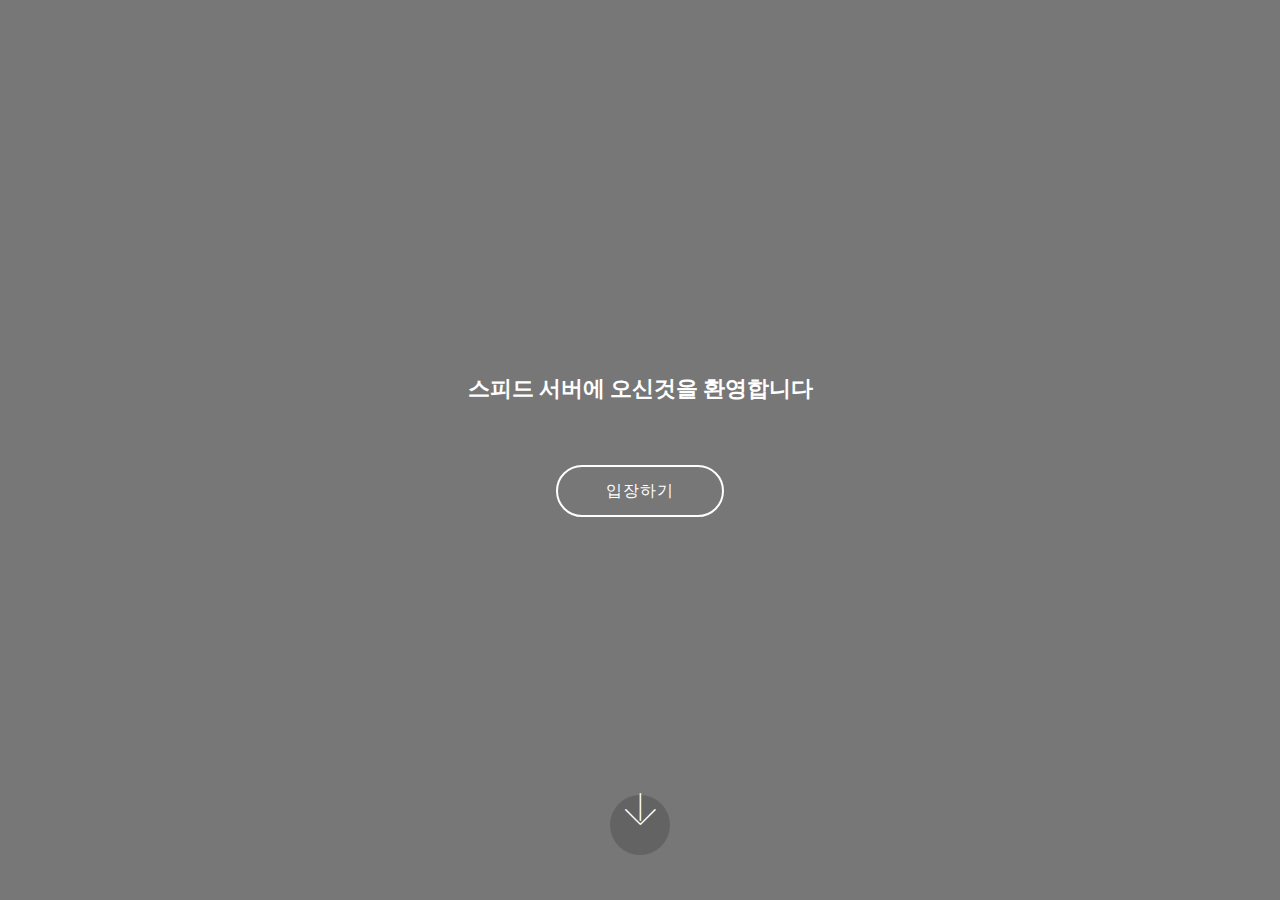
<file: index.html>
<!DOCTYPE html>
<html >
<head>
  <!-- Site made with Mobirise Website Builder v4.7.6, https://mobirise.com -->
  <meta charset="UTF-8">
  <meta http-equiv="X-UA-Compatible" content="IE=edge">
  <meta name="generator" content="Mobirise v4.7.6, mobirise.com">
  <meta name="viewport" content="width=device-width, initial-scale=1, minimum-scale=1">
  <link rel="shortcut icon" href="assets/images/logo4.png" type="image/x-icon">
  <meta name="description" content="">
  <title>Home</title>
  <link rel="stylesheet" href="assets/web/assets/mobirise-icons/mobirise-icons.css">
  <link rel="stylesheet" href="assets/tether/tether.min.css">
  <link rel="stylesheet" href="assets/bootstrap/css/bootstrap.min.css">
  <link rel="stylesheet" href="assets/bootstrap/css/bootstrap-grid.min.css">
  <link rel="stylesheet" href="assets/bootstrap/css/bootstrap-reboot.min.css">
  <link rel="stylesheet" href="assets/theme/css/style.css">
  <link rel="stylesheet" href="assets/mobirise/css/mbr-additional.css" type="text/css">
  
  
  
</head>
<body>
  <section class="header6 cid-qTBZC4AhwT mbr-fullscreen" data-bg-video="https://www.youtube.com/watch?v=BqThobByE0k" id="header6-5">

    

    <div class="mbr-overlay" style="opacity: 0.5; background-color: rgb(0, 0, 0);">
    </div>

    <div class="container">
        <div class="row justify-content-md-center">
            <div class="mbr-white col-md-10">
                <h1 class="mbr-section-title align-center mbr-bold pb-3 mbr-fonts-style display-2">스피드 서버에 오신것을 환영합니다</h1>
                <p class="mbr-text align-center pb-3 mbr-fonts-style display-5"></p>
                <div class="mbr-section-btn align-center"><a class="btn btn-md btn-white-outline display-4" href="https://mobirise.com">입장하기</a></div>
            </div>
        </div>
    </div>

    <div class="mbr-arrow hidden-sm-down" aria-hidden="true">
        <a href="#next">
            <i class="mbri-down mbr-iconfont"></i>
        </a>
    </div>
</section>


  <section class="engine"><a href="https://mobirise.me/x">free css templates</a></section><script src="assets/web/assets/jquery/jquery.min.js"></script>
  <script src="assets/popper/popper.min.js"></script>
  <script src="assets/tether/tether.min.js"></script>
  <script src="assets/bootstrap/js/bootstrap.min.js"></script>
  <script src="assets/smoothscroll/smooth-scroll.js"></script>
  <script src="assets/ytplayer/jquery.mb.ytplayer.min.js"></script>
  <script src="assets/vimeoplayer/jquery.mb.vimeo_player.js"></script>
  <script src="assets/theme/js/script.js"></script>
  
  
</body>
</html>
</file>
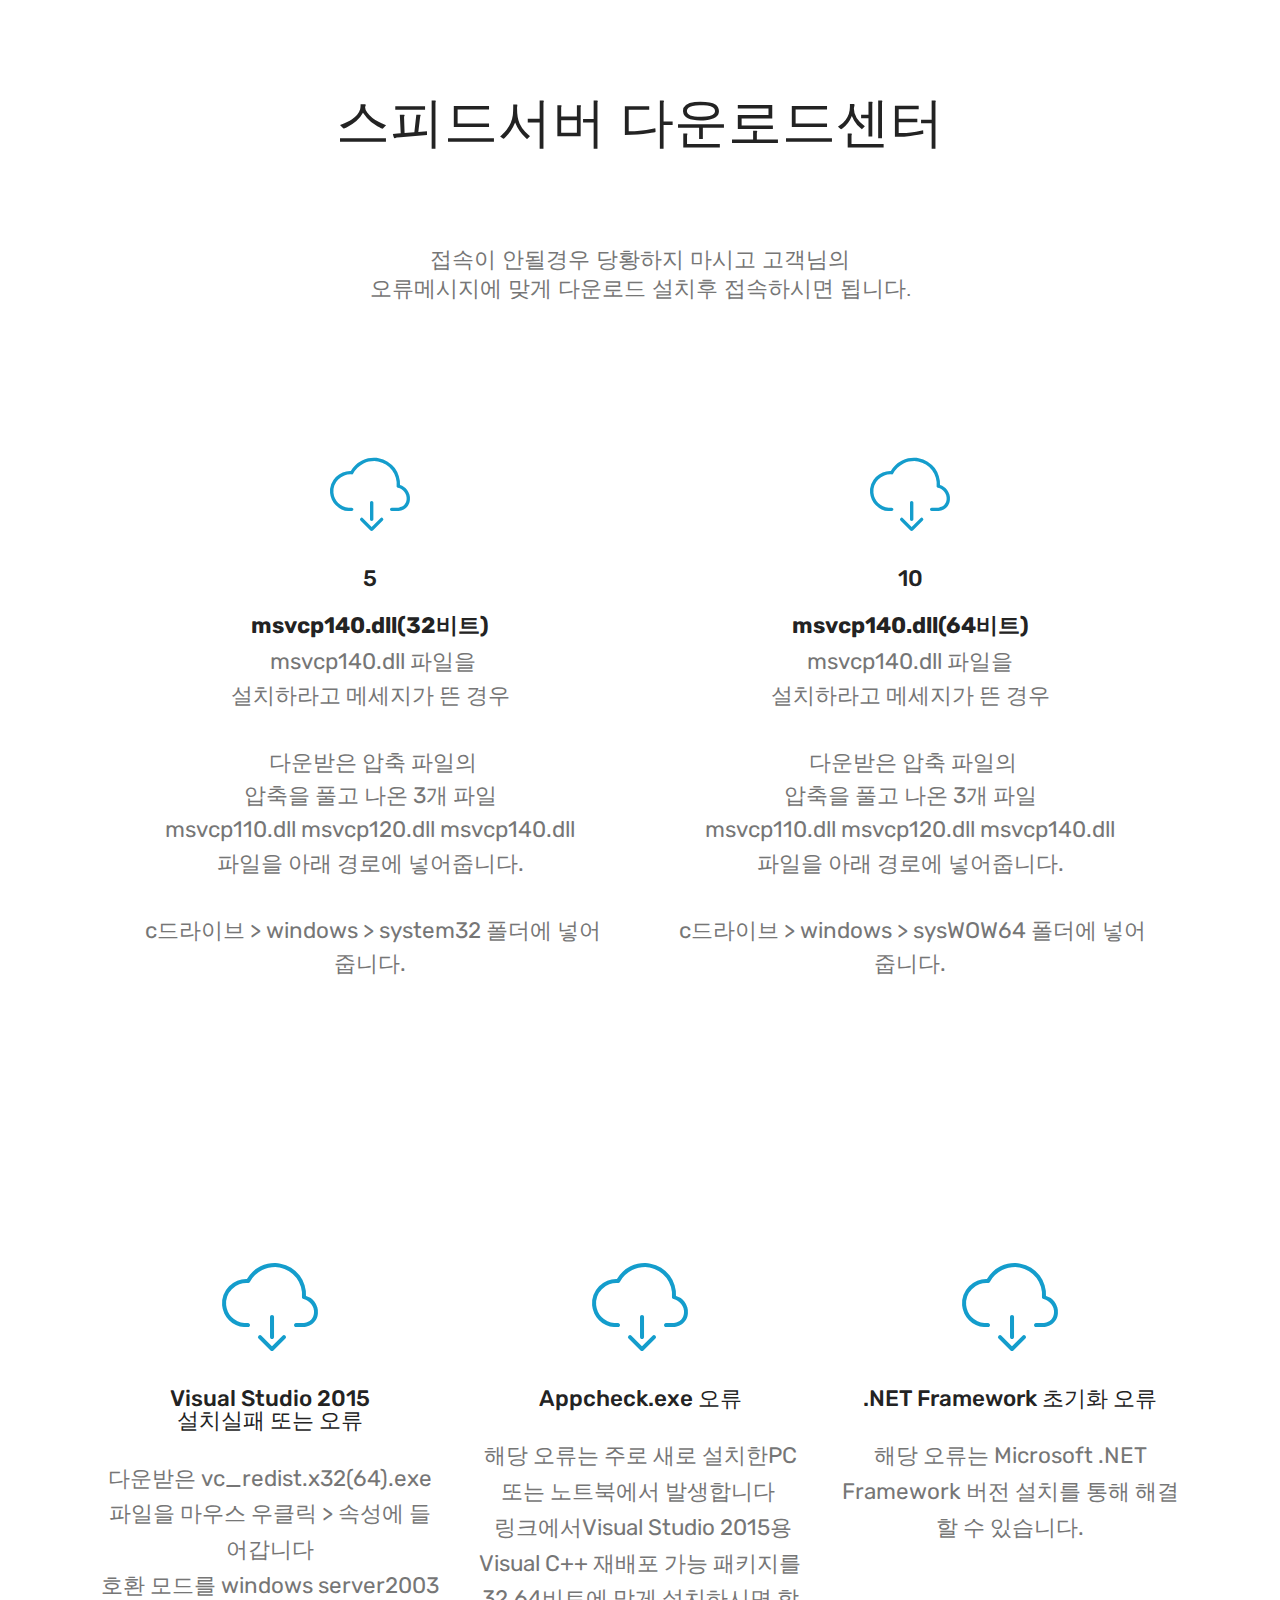
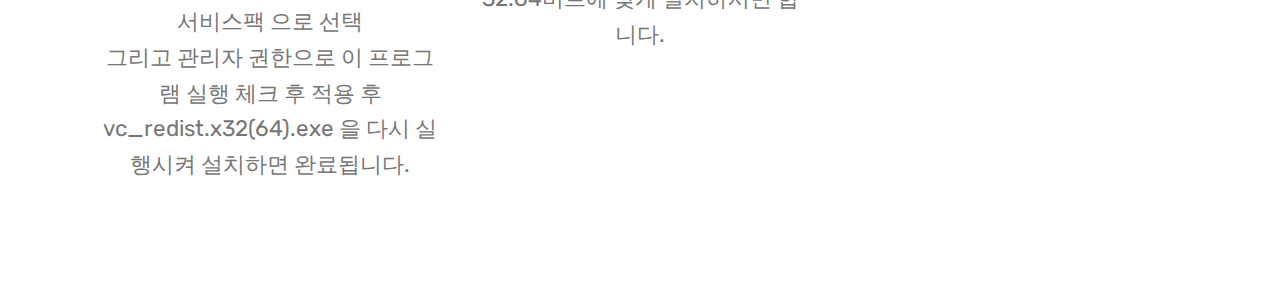
<file: page1.html>
<!DOCTYPE html>
<html >
<head>
  <!-- Site made with Mobirise Website Builder v4.7.6, https://mobirise.com -->
  <meta charset="UTF-8">
  <meta http-equiv="X-UA-Compatible" content="IE=edge">
  <meta name="generator" content="Mobirise v4.7.6, mobirise.com">
  <meta name="viewport" content="width=device-width, initial-scale=1, minimum-scale=1">
  <link rel="shortcut icon" href="assets/images/logo4.png" type="image/x-icon">
  <meta name="description" content="Website Builder Description">
  <title>Page 1</title>
  <link rel="stylesheet" href="assets/web/assets/mobirise-icons/mobirise-icons.css">
  <link rel="stylesheet" href="assets/tether/tether.min.css">
  <link rel="stylesheet" href="assets/bootstrap/css/bootstrap.min.css">
  <link rel="stylesheet" href="assets/bootstrap/css/bootstrap-grid.min.css">
  <link rel="stylesheet" href="assets/bootstrap/css/bootstrap-reboot.min.css">
  <link rel="stylesheet" href="assets/theme/css/style.css">
  <link rel="stylesheet" href="assets/mobirise/css/mbr-additional.css" type="text/css">
  
  
  
</head>
<body>
  <section class="counters1 counters cid-qTC3YtjrEi" id="counters1-7">

    

    

    <div class="container">
        <h2 class="mbr-section-title pb-3 align-center mbr-fonts-style display-1">스피드서버 다운로드센터<br><br></h2>
        <h3 class="mbr-section-subtitle mbr-fonts-style display-5">접속이 안될경우 당황하지 마시고 고객님의<br> 오류메시지에 맞게 다운로드 설치후 접속하시면 됩니다.<br><br><br><br></h3>

        <div class="container pt-4 mt-2">
            <div class="media-container-row">
                <div class="card p-3 align-center col-12 col-md-6">
                    <div class="panel-item p-3">
                        <div class="card-img pb-3">
                            <a href="https://goonter13.weebly.com/uploads/9/1/6/7/91678370/msvcp__32bit_.zip"><span class="mbr-iconfont mbri-download"></span></a>
                        </div>

                        <div class="card-text">
                            <h3 class="count pt-3 pb-3 mbr-fonts-style display-5">32</h3>
                            <h4 class="mbr-content-title mbr-bold mbr-fonts-style display-7">msvcp140.dll(32비트)<br></h4>
                            <p class="mbr-content-text mbr-fonts-style display-7">&nbsp;msvcp140.dll 파일을 
<br>설치하라고 메세지가 뜬 경우<br><br>&nbsp;다운받은 압축 파일의
<br>압축을 풀고 나온 3개 파일
<br>msvcp110.dll  msvcp120.dll  msvcp140.dll
<br>파일을  아래 경로에 넣어줍니다.
<br>     
<br>&nbsp;c드라이브 &gt; windows &gt; system32 폴더에  넣어줍니다.<br><br></p>
                        </div>
                    </div>
                </div>


                <div class="card p-3 align-center col-12 col-md-6">
                    <div class="panel-item p-3">
                        <div class="card-img pb-3">
                            <a href="https://goonter13.weebly.com/uploads/9/1/6/7/91678370/msvcp__64bit_.zip"><span class="mbr-iconfont mbri-download"></span></a>
                        </div>
                        <div class="card-text">
                            <h3 class="count pt-3 pb-3 mbr-fonts-style display-5">64</h3>
                            <h4 class="mbr-content-title mbr-bold mbr-fonts-style display-7">
                                msvcp140.dll(64비트)                           </h4>
                            <p class="mbr-content-text mbr-fonts-style display-7">msvcp140.dll 파일을 
<br>설치하라고 메세지가 뜬 경우<br>&nbsp;<br>&nbsp;다운받은 압축 파일의
<br>압축을 풀고 나온 3개 파일
<br>msvcp110.dll  msvcp120.dll  msvcp140.dll
<br>파일을  아래 경로에 넣어줍니다.
<br><br>&nbsp;c드라이브 &gt; windows &gt; sysWOW64 폴더에  넣어줍니다.<br></p>
                        </div>
                    </div>
                </div>

                


                
            </div>
        </div>
   </div>
</section>

<section class="engine"><a href="https://mobirise.me/m">web design templates</a></section><section class="features1 cid-qTCatXHRAw" id="features1-8">
    
    

    
    <div class="container">
        <div class="media-container-row">

            <div class="card p-3 col-12 col-md-6 col-lg-4">
                <div class="card-img pb-3">
                    <a href="https://www.microsoft.com/ko-kr/download/details.aspx?id=48145"><span class="mbr-iconfont mbri-download"></span></a>
                </div>
                <div class="card-box">
                    <h4 class="card-title py-3 mbr-fonts-style display-5">Visual Studio 2015
<div>설치실패 또는 오류</div></h4>
                    <p class="mbr-text mbr-fonts-style display-7">다운받은 vc_redist.x32(64).exe 
<br>파일을 마우스 우클릭 &gt; 속성에 들어갑니다 
<br>​호환 모드를 windows server2003 
<br>서비스팩 으로 선택
<br>그리고 관리자 권한으로 이 프로그램 실행 체크 후 적용 후 vc_redist.x32(64).exe 을 다시 실행시켜 설치하면 완료됩니다.</p>
                </div>
            </div>

            <div class="card p-3 col-12 col-md-6 col-lg-4">
                <div class="card-img pb-3">
                    <a href="https://www.microsoft.com/ko-kr/download/details.aspx?id=48145"><span class="mbr-iconfont mbri-download"></span></a>
                </div>
                <div class="card-box">
                    <h4 class="card-title py-3 mbr-fonts-style display-5">Appcheck.exe 오류</h4>
                    <p class="mbr-text mbr-fonts-style display-7">해당 오류는 주로 새로 설치한PC<br>또는 노트북에서 발생합니다&nbsp;<br>&nbsp;링크에서Visual Studio 2015용 Visual C++ 재배포 가능 패키지를<br>32.64비트에 맞게 설치하시면 합니다.</p>
                </div>
            </div>

            <div class="card p-3 col-12 col-md-6 col-lg-4">
                <div class="card-img pb-3">
                    <a href="https://goonter13.weebly.com/uploads/9/1/6/7/91678370/net_frame_work.zip"><span class="mbr-iconfont mbri-download"></span></a>
                </div>
                <div class="card-box">
                    <h4 class="card-title py-3 mbr-fonts-style display-5">.NET Framework 초기화 오류</h4>
                    <p class="mbr-text mbr-fonts-style display-7">
                        해당 오류는 Microsoft .NET Framework 버전 설치를 통해 해결할 수 있습니다.
                    </p>
                </div>
            </div>

            

        </div>

    </div>

</section>


  <script src="assets/web/assets/jquery/jquery.min.js"></script>
  <script src="assets/popper/popper.min.js"></script>
  <script src="assets/tether/tether.min.js"></script>
  <script src="assets/bootstrap/js/bootstrap.min.js"></script>
  <script src="assets/smoothscroll/smooth-scroll.js"></script>
  <script src="assets/viewportchecker/jquery.viewportchecker.js"></script>
  <script src="assets/theme/js/script.js"></script>
  
  
</body>
</html>
</file>
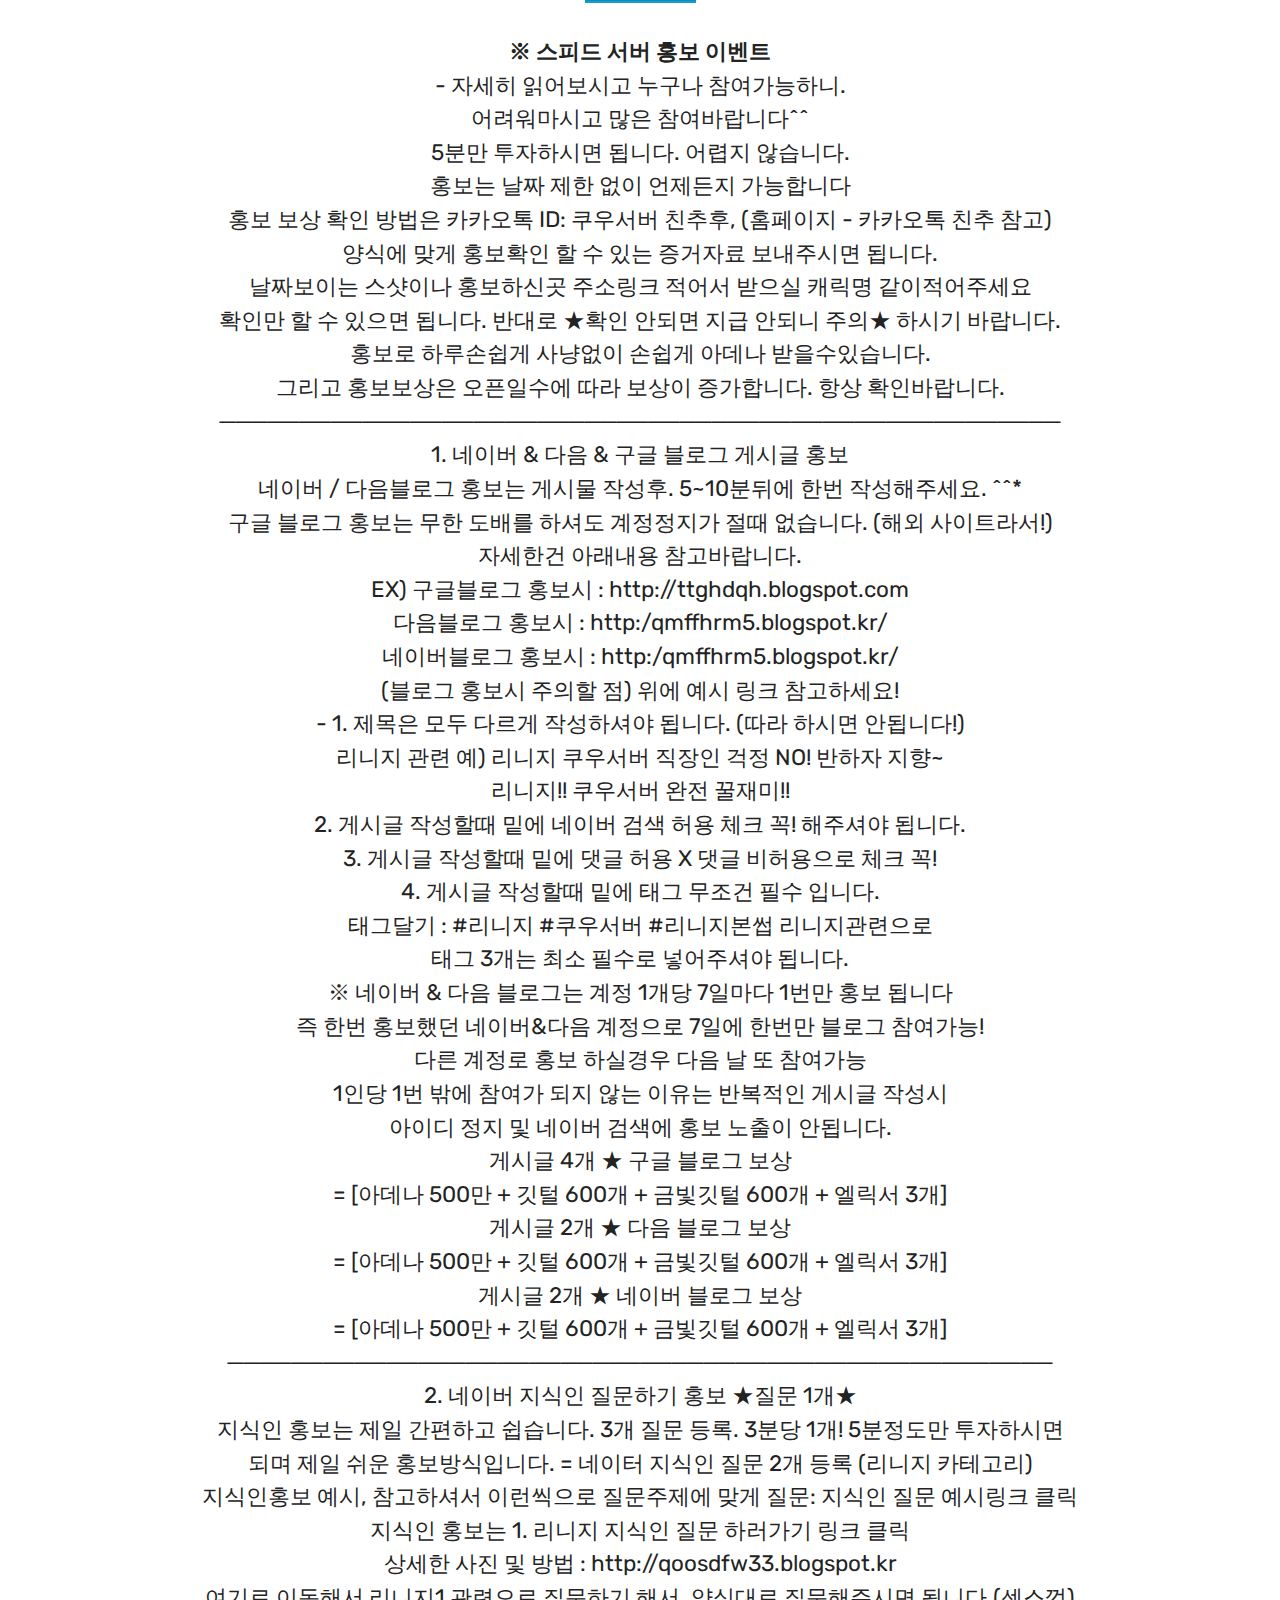
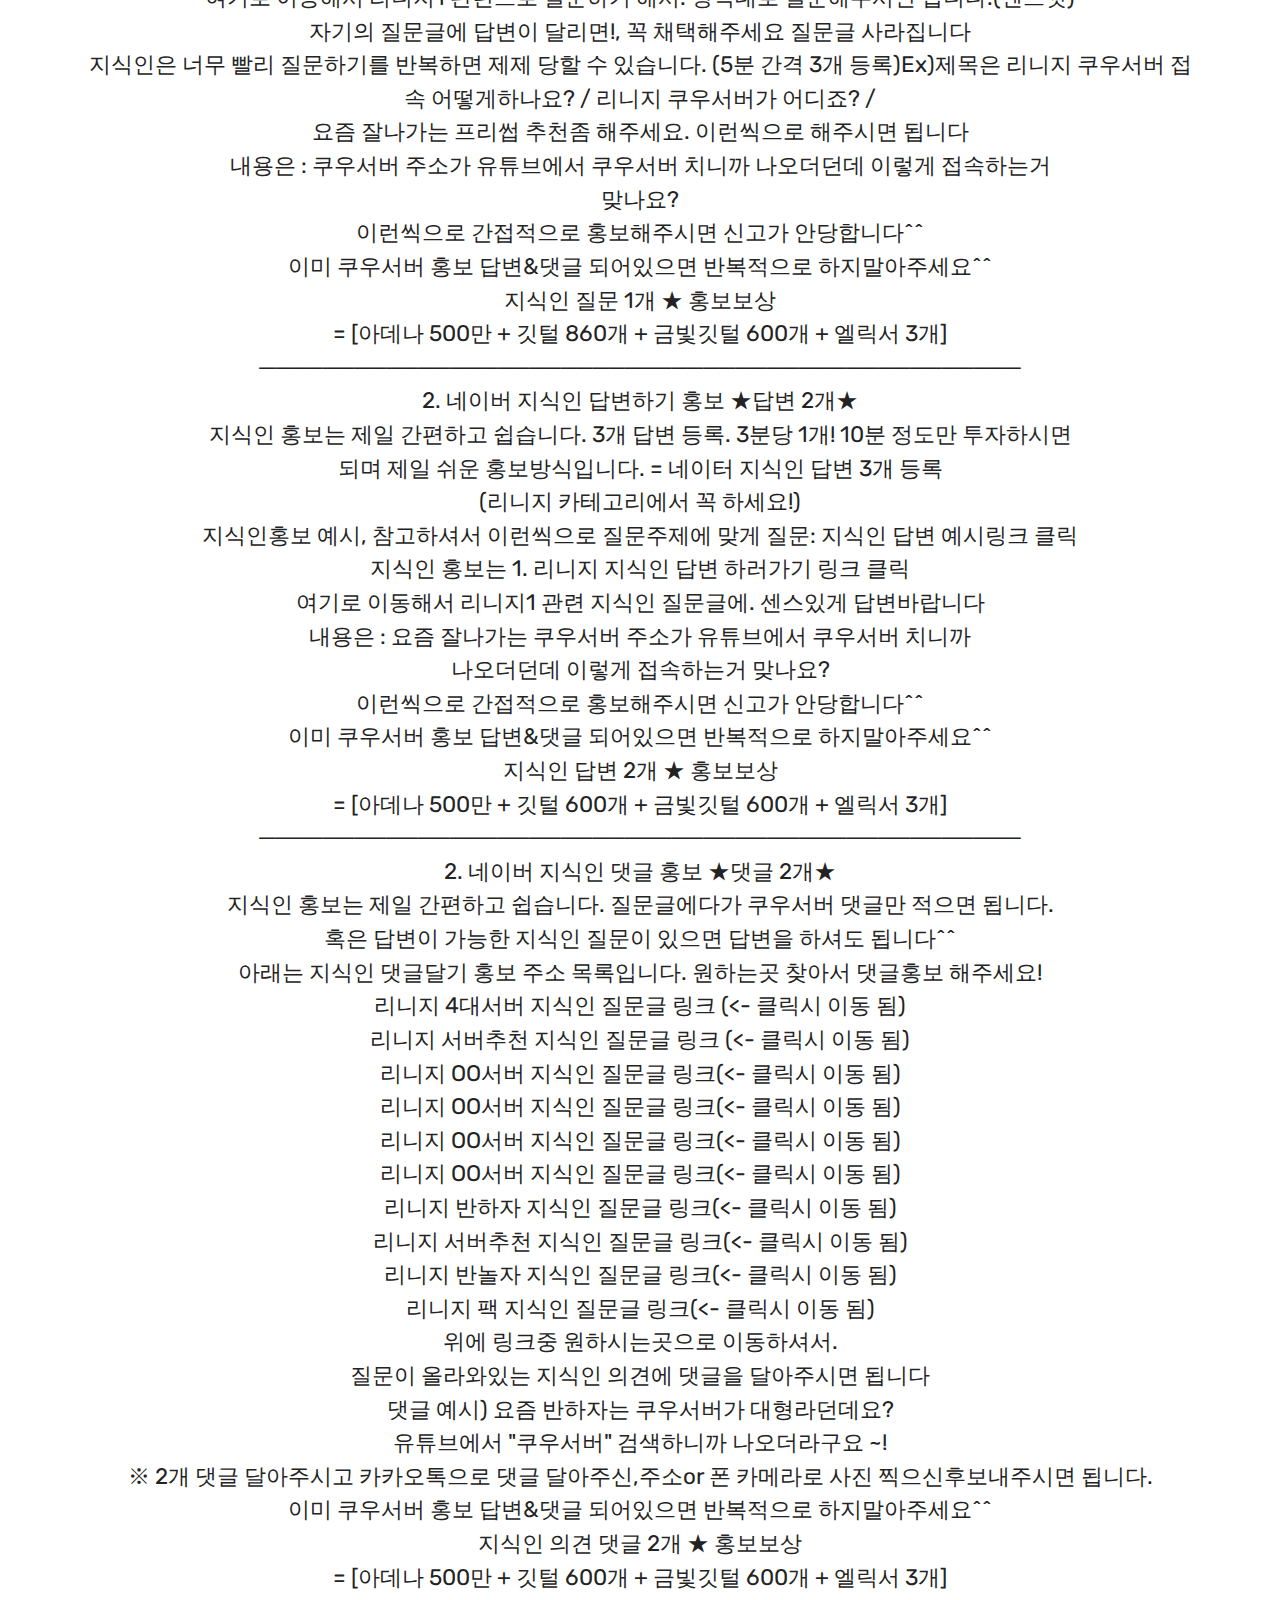
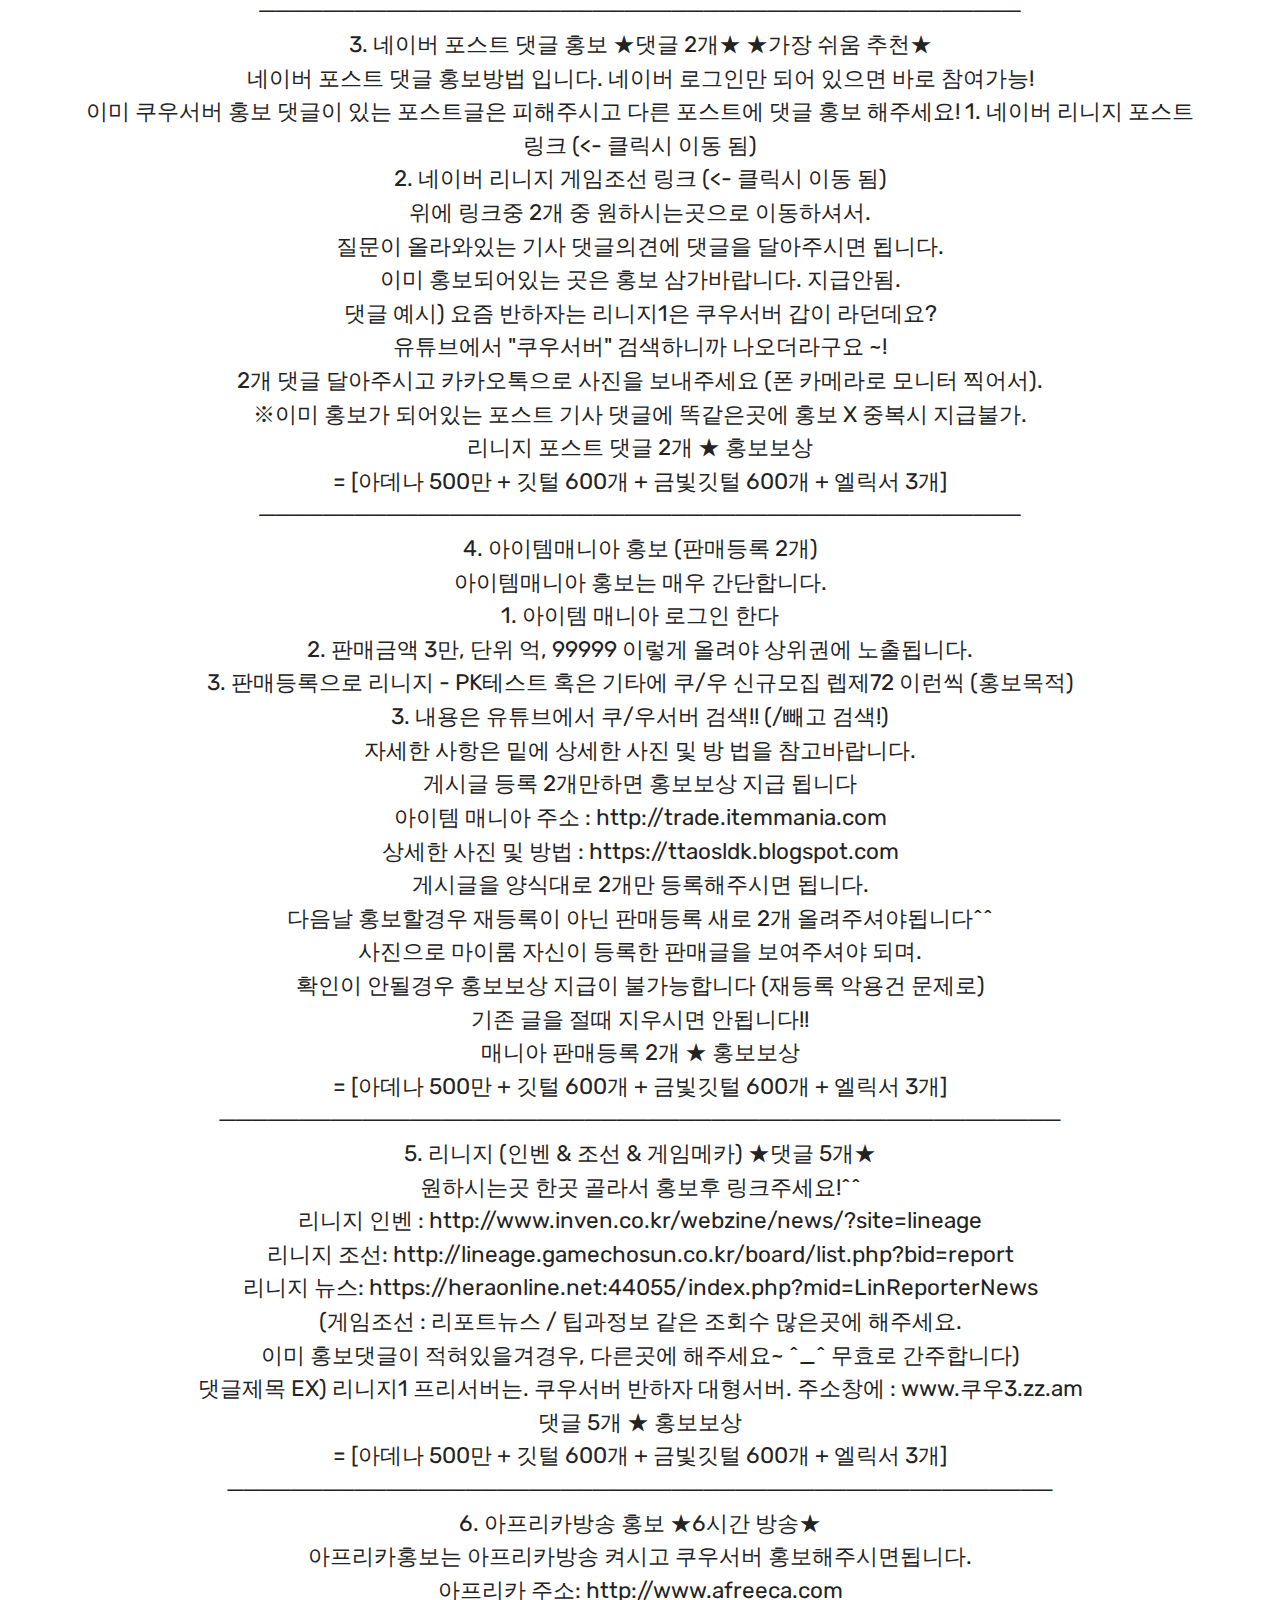
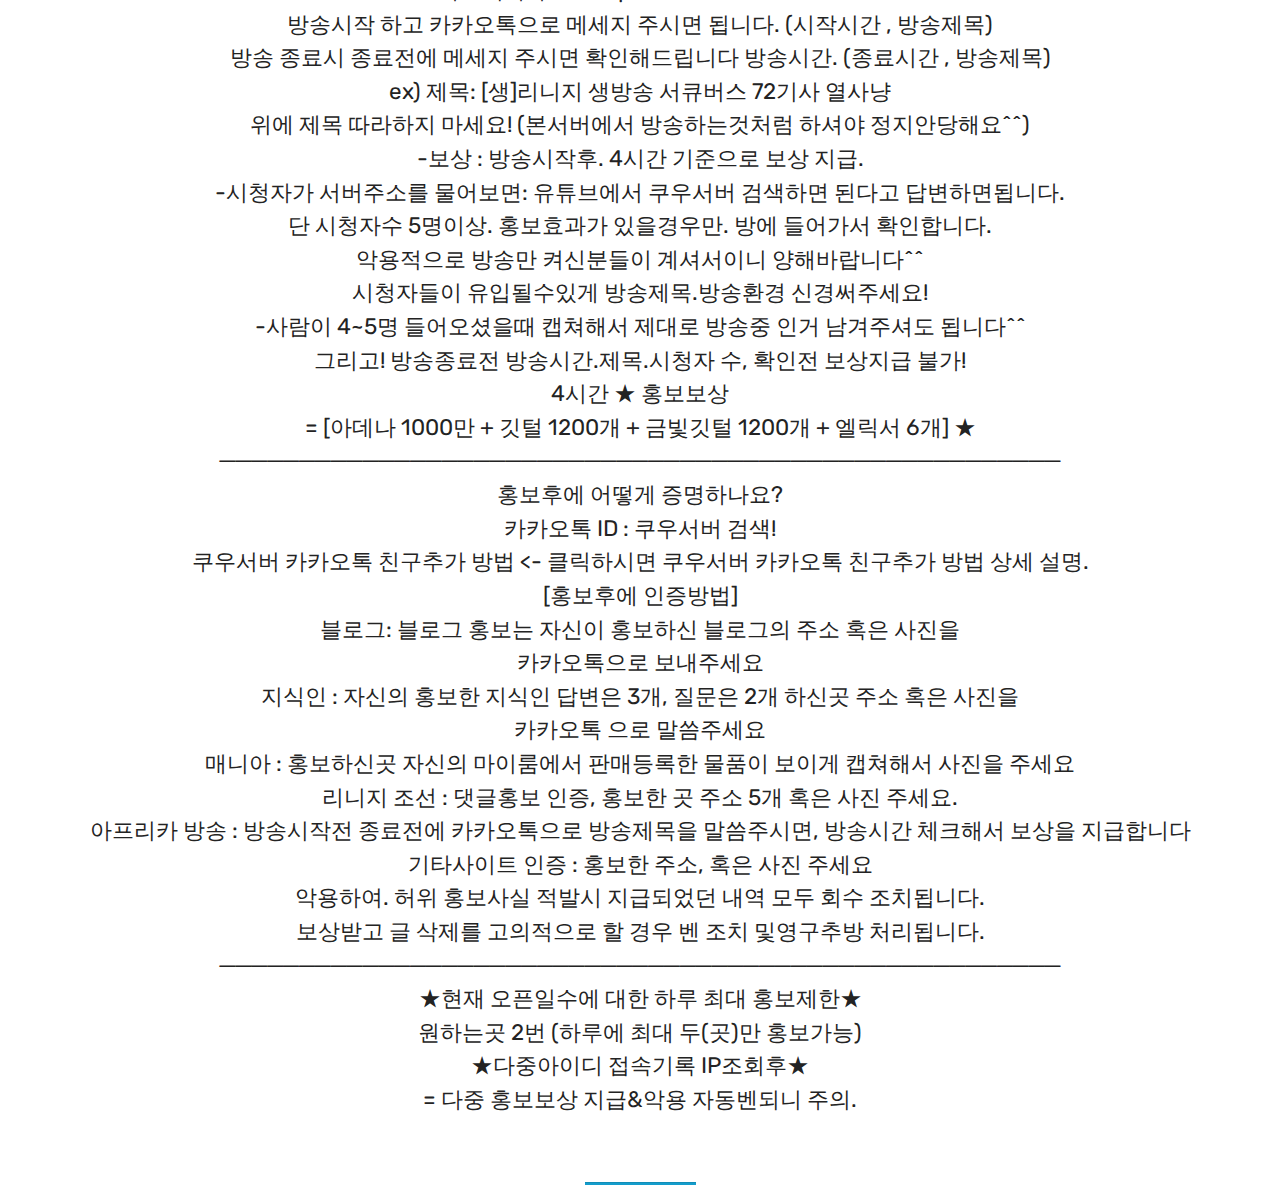
<file: page2.html>
<!DOCTYPE html>
<html >
<head>
  <!-- Site made with Mobirise Website Builder v4.7.6, https://mobirise.com -->
  <meta charset="UTF-8">
  <meta http-equiv="X-UA-Compatible" content="IE=edge">
  <meta name="generator" content="Mobirise v4.7.6, mobirise.com">
  <meta name="viewport" content="width=device-width, initial-scale=1, minimum-scale=1">
  <link rel="shortcut icon" href="assets/images/logo4.png" type="image/x-icon">
  <meta name="description" content="Website Builder Description">
  <title>Page 2</title>
  <link rel="stylesheet" href="assets/tether/tether.min.css">
  <link rel="stylesheet" href="assets/bootstrap/css/bootstrap.min.css">
  <link rel="stylesheet" href="assets/bootstrap/css/bootstrap-grid.min.css">
  <link rel="stylesheet" href="assets/bootstrap/css/bootstrap-reboot.min.css">
  <link rel="stylesheet" href="assets/theme/css/style.css">
  <link rel="stylesheet" href="assets/mobirise/css/mbr-additional.css" type="text/css">
  
  
  
</head>
<body>
  <section class="mbr-section article content9 cid-qTSwIcYfW6" id="content9-h">
    
     

    <div class="container">
        <div class="inner-container" style="width: 100%;">
            <hr class="line" style="width: 10%;">
            <div class="section-text align-center mbr-fonts-style display-5"><strong>※ 스피드 서버 홍보 이벤트
</strong><div>
</div><div>- 자세히 읽어보시고 누구나 참여가능하니.
</div><div>어려워마시고 많은 참여바랍니다^^
</div><div>5분만 투자하시면 됩니다. 어렵지 않습니다.
</div><div>
</div><div>홍보는 날짜 제한 없이 언제든지 가능합니다
</div><div>홍보 보상 확인 방법은 카카오톡 ID: 쿠우서버 친추후, (홈페이지 - 카카오톡 친추 참고)
</div><div>양식에 맞게 홍보확인 할 수 있는 증거자료 보내주시면 됩니다.
</div><div>날짜보이는 스샷이나 홍보하신곳 주소링크 적어서 받으실 캐릭명 같이적어주세요
</div><div>확인만 할 수 있으면 됩니다. 반대로 ★확인 안되면 지급 안되니 주의★ 하시기 바랍니다.
</div><div>
</div><div>홍보로 하루손쉽게 사냥없이 손쉽게 아데나 받을수있습니다.
</div><div>그리고 홍보보상은 오픈일수에 따라 보상이 증가합니다. 항상 확인바랍니다.
</div><div>
</div><div>─────────────────────────────────────────────────────
</div><div>
</div><div>1. 네이버 &amp; 다음 &amp; 구글 블로그 게시글 홍보
</div><div>
</div><div>네이버 / 다음블로그 홍보는 게시물 작성후. 5~10분뒤에 한번 작성해주세요. ^^*
</div><div>구글 블로그 홍보는 무한 도배를 하셔도 계정정지가 절때 없습니다. (해외 사이트라서!)
</div><div>자세한건 아래내용 참고바랍니다.
</div><div>
</div><div>EX) 구글블로그 홍보시 : http://ttghdqh.blogspot.com
</div><div>다음블로그 홍보시 : http:/qmffhrm5.blogspot.kr/
</div><div>네이버블로그 홍보시 : http:/qmffhrm5.blogspot.kr/
</div><div>
</div><div>(블로그 홍보시 주의할 점) 위에 예시 링크 참고하세요!
</div><div>
</div><div>- 1. 제목은 모두 다르게 작성하셔야 됩니다. (따라 하시면 안됩니다!)
</div><div>리니지 관련 예) 리니지 쿠우서버 직장인 걱정 NO! 반하자 지향~
</div><div>리니지!! 쿠우서버 완전 꿀재미!!
</div><div>2. 게시글 작성할때 밑에 네이버 검색 허용 체크 꼭! 해주셔야 됩니다. 
</div><div>3. 게시글 작성할때 밑에 댓글 허용 X 댓글 비허용으로 체크 꼭!
</div><div>4. 게시글 작성할때 밑에 태그 무조건 필수 입니다.
</div><div>태그달기 : #리니지 #쿠우서버 #리니지본썹 리니지관련으로
</div><div>태그 3개는 최소 필수로 넣어주셔야 됩니다.
</div><div>
</div><div>※ 네이버 &amp; 다음 블로그는 계정 1개당 7일마다 1번만 홍보 됩니다
</div><div>즉 한번 홍보했던 네이버&amp;다음 계정으로 7일에 한번만 블로그 참여가능!
</div><div>
</div><div>다른 계정로 홍보 하실경우 다음 날 또 참여가능
</div><div>1인당 1번 밖에 참여가 되지 않는 이유는 반복적인 게시글 작성시
</div><div>아이디 정지 및 네이버 검색에 홍보 노출이 안됩니다.
</div><div>
</div><div>게시글 4개 ★ 구글 블로그 보상
</div><div>= [아데나 500만 + 깃털 600개 + 금빛깃털 600개 + 엘릭서 3개]
</div><div>
</div><div>게시글 2개 ★ 다음 블로그 보상
</div><div>= [아데나 500만 + 깃털 600개 + 금빛깃털 600개 + 엘릭서 3개]
</div><div>
</div><div>게시글 2개 ★ 네이버 블로그 보상
</div><div>= [아데나 500만 + 깃털 600개 + 금빛깃털 600개 + 엘릭서 3개]
</div><div>
</div><div>────────────────────────────────────────────────────
</div><div>
</div><div>2. 네이버 지식인 질문하기 홍보 ★질문 1개★
</div><div>
</div><div>지식인 홍보는 제일 간편하고 쉽습니다. 3개 질문 등록. 3분당 1개! 5분정도만 투자하시면
</div><div>되며 제일 쉬운 홍보방식입니다. = 네이터 지식인 질문 2개 등록 (리니지 카테고리)
</div><div>지식인홍보 예시, 참고하셔서 이런씩으로 질문주제에 맞게 질문: 지식인 질문 예시링크 클릭
</div><div>
</div><div>지식인 홍보는 1. 리니지 지식인 질문 하러가기 링크 클릭
</div><div>상세한 사진 및 방법 : http://qoosdfw33.blogspot.kr
</div><div>
</div><div>여기로 이동해서 리니지1 관련으로 질문하기 해서. 양식대로 질문해주시면 됩니다.(센스껏)
</div><div>자기의 질문글에 답변이 달리면!, 꼭 채택해주세요 질문글 사라집니다 
</div><div>
</div><div>지식인은 너무 빨리 질문하기를 반복하면 제제 당할 수 있습니다. (5분 간격 3개 등록)Ex)제목은 리니지 쿠우서버 접속 어떻게하나요? / 리니지 쿠우서버가 어디죠? /
</div><div>요즘 잘나가는 프리썹 추천좀 해주세요. 이런씩으로 해주시면 됩니다 
</div><div>내용은 : 쿠우서버 주소가 유튜브에서 쿠우서버 치니까 나오더던데 이렇게 접속하는거
</div><div>맞나요? 
</div><div>이런씩으로 간접적으로 홍보해주시면 신고가 안당합니다^^
</div><div>이미 쿠우서버 홍보 답변&amp;댓글 되어있으면 반복적으로 하지말아주세요^^
</div><div>
</div><div>지식인 질문 1개 ★ 홍보보상
</div><div>= [아데나 500만 + 깃털 860개 + 금빛깃털 600개 + 엘릭서 3개]
</div><div>
</div><div>────────────────────────────────────────────────
</div><div>
</div><div>2. 네이버 지식인 답변하기 홍보 ★답변 2개★
</div><div>
</div><div>지식인 홍보는 제일 간편하고 쉽습니다. 3개 답변 등록. 3분당 1개! 10분 정도만 투자하시면
</div><div>되며 제일 쉬운 홍보방식입니다. = 네이터 지식인 답변 3개 등록
</div><div>(리니지 카테고리에서 꼭 하세요!)
</div><div>지식인홍보 예시, 참고하셔서 이런씩으로 질문주제에 맞게 질문: 지식인 답변 예시링크 클릭
</div><div>
</div><div>지식인 홍보는 1. 리니지 지식인 답변 하러가기 링크 클릭
</div><div>
</div><div>여기로 이동해서 리니지1 관련 지식인 질문글에. 센스있게 답변바랍니다
</div><div>내용은 : 요즘 잘나가는 쿠우서버 주소가 유튜브에서 쿠우서버 치니까
</div><div>나오더던데 이렇게 접속하는거 맞나요?
</div><div>이런씩으로 간접적으로 홍보해주시면 신고가 안당합니다^^
</div><div>이미 쿠우서버 홍보 답변&amp;댓글 되어있으면 반복적으로 하지말아주세요^^
</div><div>
</div><div>지식인 답변 2개 ★ 홍보보상 
</div><div>= [아데나 500만 + 깃털 600개 + 금빛깃털 600개 + 엘릭서 3개]
</div><div>
</div><div>────────────────────────────────────────────────
</div><div>
</div><div>2. 네이버 지식인 댓글 홍보 ★댓글 2개★
</div><div>
</div><div>지식인 홍보는 제일 간편하고 쉽습니다. 질문글에다가 쿠우서버 댓글만 적으면 됩니다.
</div><div>혹은 답변이 가능한 지식인 질문이 있으면 답변을 하셔도 됩니다^^
</div><div>
</div><div>아래는 지식인 댓글달기 홍보 주소 목록입니다. 원하는곳 찾아서 댓글홍보 해주세요!
</div><div>리니지 4대서버 지식인 질문글 링크 (&lt;- 클릭시 이동 됨)
</div><div>리니지 서버추천 지식인 질문글 링크 (&lt;- 클릭시 이동 됨) 
</div><div>리니지 OO서버 지식인 질문글 링크(&lt;- 클릭시 이동 됨)
</div><div>리니지 OO서버 지식인 질문글 링크(&lt;- 클릭시 이동 됨)
</div><div>리니지 OO서버 지식인 질문글 링크(&lt;- 클릭시 이동 됨)
</div><div>리니지 OO서버 지식인 질문글 링크(&lt;- 클릭시 이동 됨)
</div><div>리니지 반하자 지식인 질문글 링크(&lt;- 클릭시 이동 됨)
</div><div>리니지 서버추천 지식인 질문글 링크(&lt;- 클릭시 이동 됨)
</div><div>리니지 반놀자 지식인 질문글 링크(&lt;- 클릭시 이동 됨)
</div><div>리니지 팩 지식인 질문글 링크(&lt;- 클릭시 이동 됨)
</div><div>
</div><div>위에 링크중 원하시는곳으로 이동하셔서.
</div><div>질문이 올라와있는 지식인 의견에 댓글을 달아주시면 됩니다
</div><div>댓글 예시) 요즘 반하자는 쿠우서버가 대형라던데요? 
</div><div>유튜브에서 "쿠우서버" 검색하니까 나오더라구요 ~!
</div><div>
</div><div>※ 2개 댓글 달아주시고 카카오톡으로 댓글 달아주신,주소or 폰 카메라로 사진 찍으신후보내주시면 됩니다.
</div><div>이미 쿠우서버 홍보 답변&amp;댓글 되어있으면 반복적으로 하지말아주세요^^
</div><div>
</div><div>지식인 의견 댓글 2개 ★ 홍보보상 
</div><div>= [아데나 500만 + 깃털 600개 + 금빛깃털 600개 + 엘릭서 3개]
</div><div>
</div><div>────────────────────────────────────────────────
</div><div>
</div><div>3. 네이버 포스트 댓글 홍보 ★댓글 2개★ ★가장 쉬움 추천★
</div><div>
</div><div>네이버 포스트 댓글 홍보방법 입니다. 네이버 로그인만 되어 있으면 바로 참여가능!
</div><div>이미 쿠우서버 홍보 댓글이 있는 포스트글은 피해주시고 다른 포스트에 댓글 홍보 해주세요! 1. 네이버 리니지 포스트 링크 (&lt;- 클릭시 이동 됨)
</div><div>2. 네이버 리니지 게임조선 링크 (&lt;- 클릭시 이동 됨)
</div><div>
</div><div>위에 링크중 2개 중 원하시는곳으로 이동하셔서.
</div><div>질문이 올라와있는 기사 댓글의견에 댓글을 달아주시면 됩니다.
</div><div>이미 홍보되어있는 곳은 홍보 삼가바랍니다. 지급안됨.
</div><div>댓글 예시) 요즘 반하자는 리니지1은 쿠우서버 갑이 라던데요? 
</div><div>유튜브에서 "쿠우서버" 검색하니까 나오더라구요 ~!
</div><div>2개 댓글 달아주시고 카카오톡으로 사진을 보내주세요 (폰 카메라로 모니터 찍어서).
</div><div>
</div><div>※이미 홍보가 되어있는 포스트 기사 댓글에 똑같은곳에 홍보 X 중복시 지급불가.
</div><div>리니지 포스트 댓글 2개 ★ 홍보보상 
</div><div>= [아데나 500만 + 깃털 600개 + 금빛깃털 600개 + 엘릭서 3개]
</div><div>
</div><div>────────────────────────────────────────────────
</div><div>
</div><div>4. 아이템매니아 홍보 (판매등록 2개)
</div><div>
</div><div>아이템매니아 홍보는 매우 간단합니다.
</div><div>
</div><div>1. 아이템 매니아 로그인 한다
</div><div>2. 판매금액 3만, 단위 억, 99999 이렇게 올려야 상위권에 노출됩니다.
</div><div>3. 판매등록으로 리니지 - PK테스트 혹은 기타에 쿠/우 신규모집 렙제72 이런씩 (홍보목적)
</div><div>3. 내용은 유튜브에서 쿠/우서버 검색!! (/빼고 검색!)
</div><div>자세한 사항은 밑에 상세한 사진 및 방 법을 참고바랍니다.
</div><div>게시글 등록 2개만하면 홍보보상 지급 됩니다 
</div><div>
</div><div>아이템 매니아 주소 : http://trade.itemmania.com
</div><div>
</div><div>상세한 사진 및 방법 : https://ttaosldk.blogspot.com
</div><div>
</div><div>게시글을 양식대로 2개만 등록해주시면 됩니다.
</div><div>다음날 홍보할경우 재등록이 아닌 판매등록 새로 2개 올려주셔야됩니다^^
</div><div>사진으로 마이룸 자신이 등록한 판매글을 보여주셔야 되며.
</div><div>확인이 안될경우 홍보보상 지급이 불가능합니다 (재등록 악용건 문제로)
</div><div>기존 글을 절때 지우시면 안됩니다!!
</div><div>매니아 판매등록 2개 ★ 홍보보상 
</div><div>= [아데나 500만 + 깃털 600개 + 금빛깃털 600개 + 엘릭서 3개]
</div><div>
</div><div>─────────────────────────────────────────────────────
</div><div>
</div><div>5. 리니지 (인벤 &amp; 조선 &amp; 게임메카) ★댓글 5개★
</div><div>
</div><div>원하시는곳 한곳 골라서 홍보후 링크주세요!^^
</div><div>리니지 인벤 : http://www.inven.co.kr/webzine/news/?site=lineage
</div><div>리니지 조선: http://lineage.gamechosun.co.kr/board/list.php?bid=report
</div><div>리니지 뉴스: https://heraonline.net:44055/index.php?mid=LinReporterNews
</div><div>
</div><div>(게임조선 : 리포트뉴스 / 팁과정보 같은 조회수 많은곳에 해주세요.
</div><div>이미 홍보댓글이 적혀있을겨경우, 다른곳에 해주세요~ ^_^ 무효로 간주합니다)
</div><div>
</div><div>댓글제목 EX) 리니지1 프리서버는. 쿠우서버 반하자 대형서버. 주소창에 : www.쿠우3.zz.am
</div><div>
</div><div>댓글 5개 ★ 홍보보상 
</div><div>= [아데나 500만 + 깃털 600개 + 금빛깃털 600개 + 엘릭서 3개]
</div><div>
</div><div>────────────────────────────────────────────────────
</div><div>
</div><div>6. 아프리카방송 홍보 ★6시간 방송★
</div><div>
</div><div>아프리카홍보는 아프리카방송 켜시고 쿠우서버 홍보해주시면됩니다.
</div><div>아프리카 주소: http://www.afreeca.com
</div><div>방송시작 하고 카카오톡으로 메세지 주시면 됩니다. (시작시간 , 방송제목)
</div><div>방송 종료시 종료전에 메세지 주시면 확인해드립니다 방송시간. (종료시간 , 방송제목)
</div><div>
</div><div>ex) 제목: [생]리니지 생방송 서큐버스 72기사 열사냥
</div><div>위에 제목 따라하지 마세요! (본서버에서 방송하는것처럼 하셔야 정지안당해요^^)
</div><div>-보상 : 방송시작후. 4시간 기준으로 보상 지급.
</div><div>-시청자가 서버주소를 물어보면: 유튜브에서 쿠우서버 검색하면 된다고 답변하면됩니다.
</div><div>단 시청자수 5명이상. 홍보효과가 있을경우만. 방에 들어가서 확인합니다.
</div><div>악용적으로 방송만 켜신분들이 계셔서이니 양해바랍니다^^
</div><div>시청자들이 유입될수있게 방송제목.방송환경 신경써주세요!
</div><div>-사람이 4~5명 들어오셨을때 캡쳐해서 제대로 방송중 인거 남겨주셔도 됩니다^^
</div><div>그리고! 방송종료전 방송시간.제목.시청자 수, 확인전 보상지급 불가!
</div><div>
</div><div>4시간 ★ 홍보보상 
</div><div>= [아데나 1000만 + 깃털 1200개 + 금빛깃털 1200개 + 엘릭서 6개] ★
</div><div>
</div><div>─────────────────────────────────────────────────────
</div><div>
</div><div>홍보후에 어떻게 증명하나요?
</div><div>카카오톡 ID : 쿠우서버 검색!
</div><div>
</div><div>쿠우서버 카카오톡 친구추가 방법 &lt;- 클릭하시면 쿠우서버 카카오톡 친구추가 방법 상세 설명.
</div><div>
</div><div>[홍보후에 인증방법]
</div><div>
</div><div>블로그: 블로그 홍보는 자신이 홍보하신 블로그의 주소 혹은 사진을
</div><div>카카오톡으로 보내주세요
</div><div>
</div><div>지식인 : 자신의 홍보한 지식인 답변은 3개, 질문은 2개 하신곳 주소 혹은 사진을 
</div><div>카카오톡 으로 말씀주세요
</div><div>
</div><div>매니아 : 홍보하신곳 자신의 마이룸에서 판매등록한 물품이 보이게 캡쳐해서 사진을 주세요
</div><div>
</div><div>리니지 조선 : 댓글홍보 인증, 홍보한 곳 주소 5개 혹은 사진 주세요.
</div><div>
</div><div>아프리카 방송 : 방송시작전 종료전에 카카오톡으로 방송제목을 말씀주시면, 방송시간 체크해서 보상을 지급합니다
</div><div>
</div><div>기타사이트 인증 : 홍보한 주소, 혹은 사진 주세요 
</div><div>
</div><div>악용하여. 허위 홍보사실 적발시 지급되었던 내역 모두 회수 조치됩니다.
</div><div>보상받고 글 삭제를 고의적으로 할 경우 벤 조치 및영구추방 처리됩니다.
</div><div>
</div><div>─────────────────────────────────────────────────────
</div><div>
</div><div>★현재 오픈일수에 대한 하루 최대 홍보제한★
</div><div>원하는곳 2번 (하루에 최대 두(곳)만 홍보가능)
</div><div>
</div><div>★다중아이디 접속기록 IP조회후★
</div><div>= 다중 홍보보상 지급&amp;악용 자동벤되니 주의.
</div><div><br></div></div>
            <hr class="line" style="width: 10%;">
        </div>
        </div>
</section>


  <section class="engine"><a href="https://mobirise.me/f">simple site creator</a></section><script src="assets/web/assets/jquery/jquery.min.js"></script>
  <script src="assets/popper/popper.min.js"></script>
  <script src="assets/tether/tether.min.js"></script>
  <script src="assets/bootstrap/js/bootstrap.min.js"></script>
  <script src="assets/smoothscroll/smooth-scroll.js"></script>
  <script src="assets/theme/js/script.js"></script>
  
  
</body>
</html>
</file>
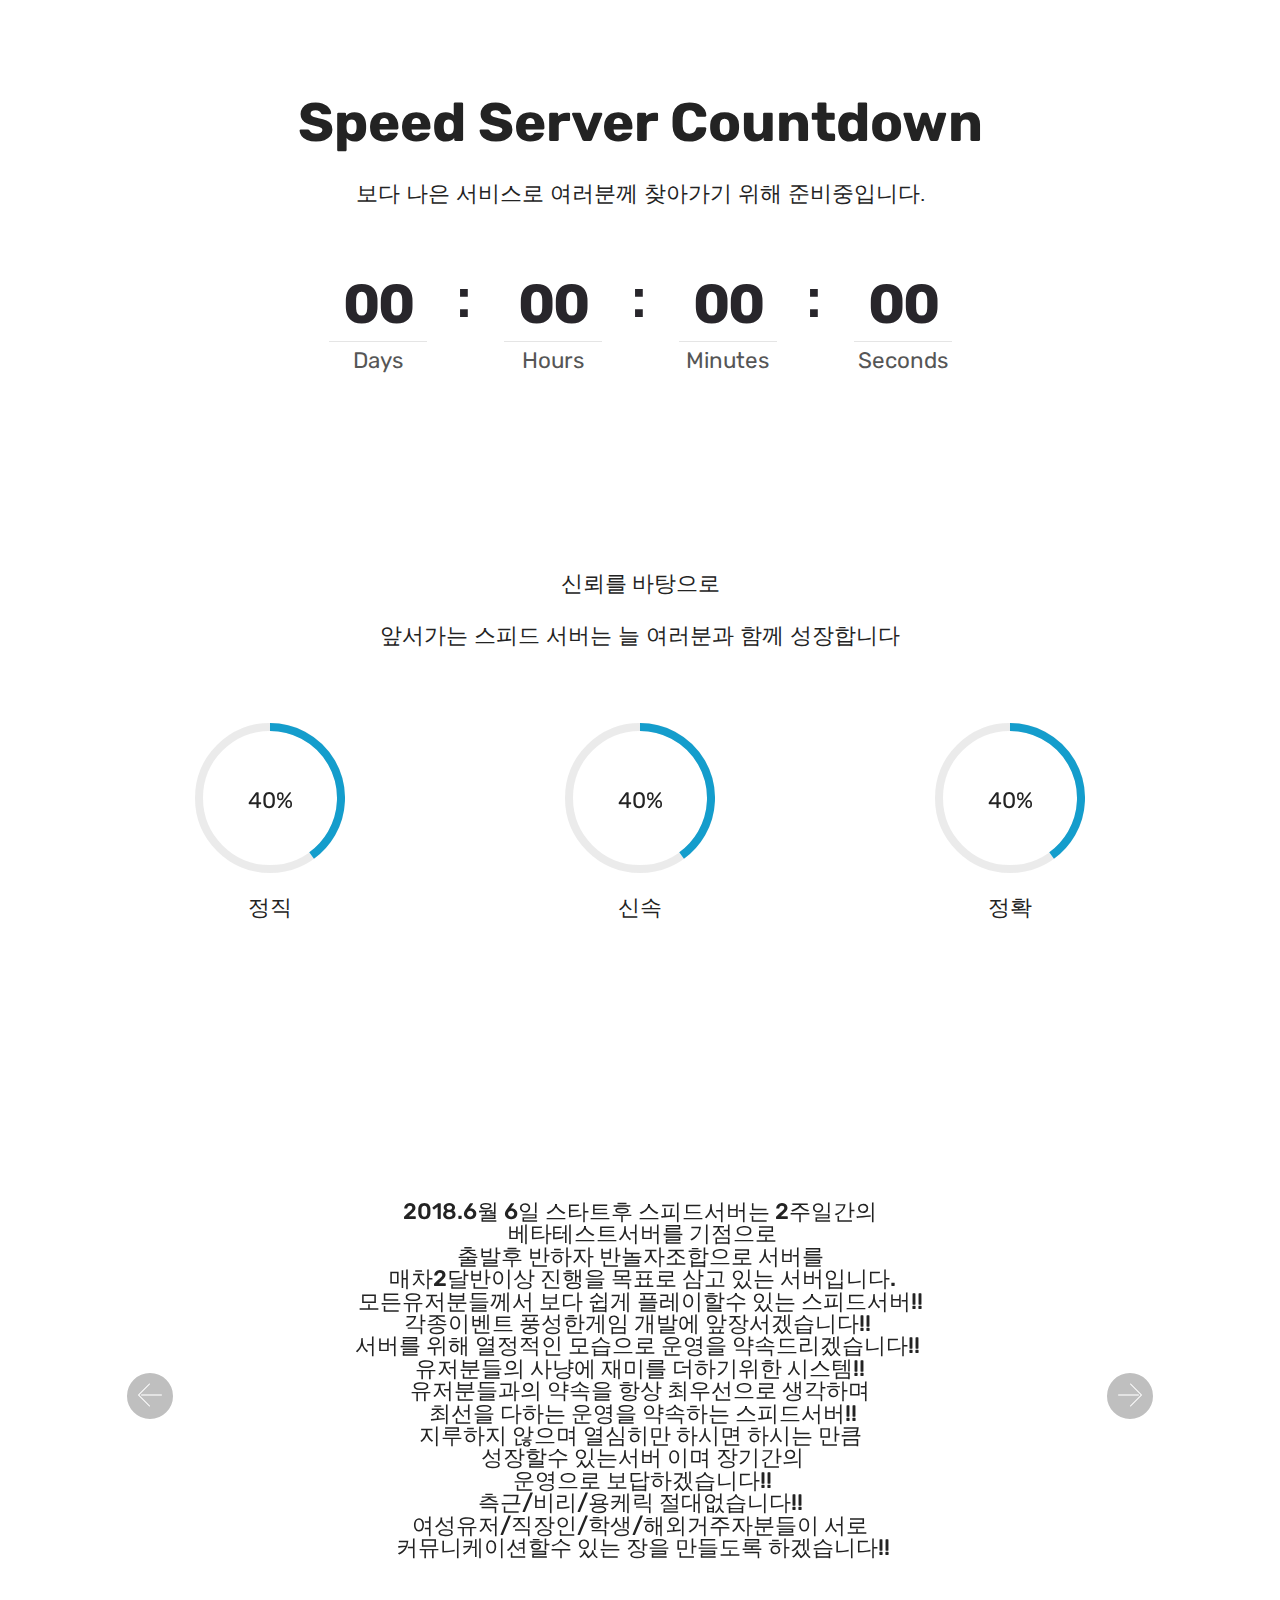
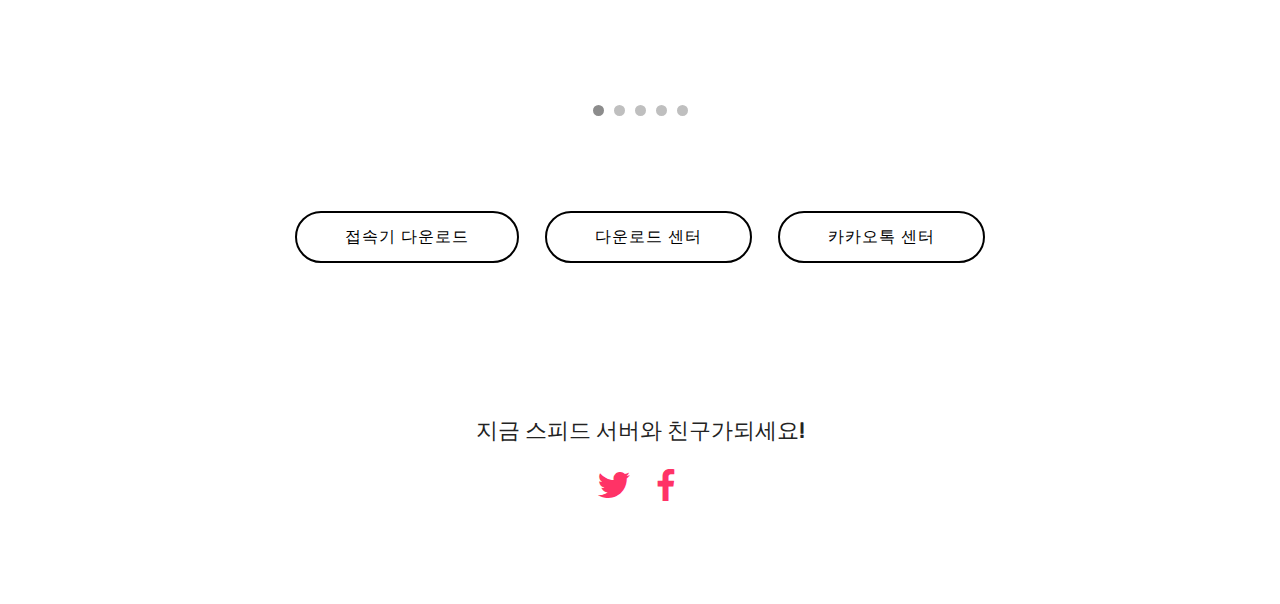
<file: page3.html>
<!DOCTYPE html>
<html >
<head>
  <!-- Site made with Mobirise Website Builder v4.7.6, https://mobirise.com -->
  <meta charset="UTF-8">
  <meta http-equiv="X-UA-Compatible" content="IE=edge">
  <meta name="generator" content="Mobirise v4.7.6, mobirise.com">
  <meta name="viewport" content="width=device-width, initial-scale=1, minimum-scale=1">
  <link rel="shortcut icon" href="assets/images/logo4.png" type="image/x-icon">
  <meta name="description" content="Web Page Builder Description">
  <title>Page 3</title>
  <link rel="stylesheet" href="assets/web/assets/mobirise-icons-bold/mobirise-icons-bold.css">
  <link rel="stylesheet" href="assets/web/assets/mobirise-icons/mobirise-icons.css">
  <link rel="stylesheet" href="assets/tether/tether.min.css">
  <link rel="stylesheet" href="assets/bootstrap/css/bootstrap.min.css">
  <link rel="stylesheet" href="assets/bootstrap/css/bootstrap-grid.min.css">
  <link rel="stylesheet" href="assets/bootstrap/css/bootstrap-reboot.min.css">
  <link rel="stylesheet" href="assets/as-pie-progress/css/progress.min.css">
  <link rel="stylesheet" href="assets/socicon/css/styles.css">
  <link rel="stylesheet" href="assets/theme/css/style.css">
  <link rel="stylesheet" href="assets/mobirise/css/mbr-additional.css" type="text/css">
  
  
  
</head>
<body>
  <section class="countdown1 cid-qTTbrgsGoE" id="countdown1-w">
    
    
    
    <div class="container ">
        <h2 class="mbr-section-title pb-3 align-center mbr-fonts-style display-1"><strong>Speed Server Countdown
        </strong></h2>
        <h3 class="mbr-section-subtitle align-center mbr-fonts-style display-7">보다 나은 서비스로 여러분께 찾아가기 위해 준비중입니다.
        </h3>
        
    </div>
    <div class="container countdown-cont align-center">
        <div class="daysCountdown" title="Days"></div>
        <div class="hoursCountdown" title="Hours"></div> 
        <div class="minutesCountdown" title="Minutes"></div> 
        <div class="secondsCountdown" title="Seconds"></div>
        <div class="countdown pt-5 mt-2" data-due-date="2018/06/13"> 
        </div>
    </div>
</section>

<section class="engine"><a href="https://mobirise.me/i">website creation software</a></section><section class="progress-bars3 cid-qTT2kurywp" id="progress-bars3-s">
 
     

    
    
    <div class="container">
        <h2 class="mbr-section-title pb-3 align-center mbr-fonts-style display-5">신뢰를 바탕으로</h2>

        <h3 class="mbr-section-subtitle mbr-fonts-style display-5">앞서가는 스피드 서버는 늘 여러분과 함께 성장합니다</h3>
    
        <div class="media-container-row pt-5 mt-2">
            <div class="card p-3 align-center">
                <div class="wrap">
                    <div class="pie_progress progress1" role="progressbar" data-goal="100">
                        <p class="pie_progress__number mbr-fonts-style display-5">50%</p>
                    </div>
                </div> 
                <div class="mbr-crt-title pt-3">
                    <h4 class="card-title py-2 mbr-fonts-style display-5">정직</h4>
                </div>                 
            </div>

            <div class="card p-3 align-center">
                <div class="wrap">
                    <div class="pie_progress progress2" role="progressbar" data-goal="100">
                        <p class="pie_progress__number mbr-fonts-style display-5"></p>
                    </div>
                </div> 
                <div class="mbr-crt-title pt-3">
                    <h4 class="card-title py-2 mbr-fonts-style display-5">신속</h4>
                </div>                 
            </div>

            <div class="card p-3 align-center">
                <div class="wrap">
                    <div class="pie_progress progress3" role="progressbar" data-goal="100">
                        <p class="pie_progress__number mbr-fonts-style display-5">100%</p>
                    </div>
                </div> 
                <div class="mbr-crt-title pt-3">
                    <h4 class="card-title py-2 mbr-fonts-style display-5">
                        정확</h4>
                </div>                 
            </div>

            

            

            
        </div>
</div></section>

<section class="carousel slide cid-qTTmR7rh0d" data-interval="false" id="slider2-11">

    
    <div class="container content-slider">
        <div class="content-slider-wrap">
            <div><div class="mbr-slider slide carousel" data-pause="true" data-keyboard="false" data-ride="carousel" data-interval="3000"><ol class="carousel-indicators"><li data-app-prevent-settings="" data-target="#slider2-11" class=" active" data-slide-to="0"></li><li data-app-prevent-settings="" data-target="#slider2-11" data-slide-to="1"></li><li data-app-prevent-settings="" data-target="#slider2-11" data-slide-to="2"></li><li data-app-prevent-settings="" data-target="#slider2-11" data-slide-to="3"></li><li data-app-prevent-settings="" data-target="#slider2-11" data-slide-to="4"></li></ol><div class="carousel-inner" role="listbox"><div class="carousel-item slider-fullscreen-image active" data-bg-video-slide="false" style="background-image: url(assets/images/unnamed-1-2000x1125.jpg);"><div class="container container-slide"><div class="image_wrapper"><div class="mbr-overlay" style="background-color: rgb(255, 255, 255);"></div><img src="assets/images/unnamed-1-2000x1125.jpg"><div class="carousel-caption justify-content-center"><div class="col-10 align-center"><h2 class="mbr-fonts-style display-7">2018.6월 6일 스타트후 스피드서버는 2주일간의
<div>&nbsp;베타테스트서버를 기점으로
</div><div>출발후 반하자 반놀자조합으로 서버를
</div><div>&nbsp;매차2달반이상 진행을 목표로 삼고 있는 서버입니다.
</div><div>
</div><div>모든유저분들께서 보다 쉽게 플레이할수 있는 스피드서버!!
</div><div><span style="font-size: 1.4rem; background-color: transparent;">각종이벤트 풍성한게임 개발에 앞장서겠습니다!!&nbsp;</span><br></div><div><span style="font-size: 1.4rem; background-color: transparent;">서버를 위해 열정적인 모습으로 운영을 약속드리겠습니다!!&nbsp;</span><br></div><div>유저분들의 사냥에 재미를 더하기위한 시스템!!
</div><div>유저분들과의 약속을 항상 최우선으로 생각하며
</div><div>&nbsp;최선을 다하는 운영을 약속하는 스피드서버!!
</div><div>지루하지 않으며 열심히만 하시면 하시는 만큼
</div><div>&nbsp;성장할수 있는서버 이며 장기간의
</div><div>&nbsp;운영으로 보답하겠습니다!!
</div><div>측근/비리/용케릭 절대없습니다!!
</div><div>여성유저/직장인/학생/해외거주자분들이 서로
</div><div>&nbsp;커뮤니케이션할수 있는 장을 만들도록 하겠습니다!!
</div><div><br></div></h2></div></div></div></div></div><div class="carousel-item slider-fullscreen-image" data-bg-video-slide="false" style="background-image: url(assets/images/unnamed-2000x1125.jpg);"><div class="container container-slide"><div class="image_wrapper"><div class="mbr-overlay" style="background-color: rgb(255, 255, 255);"></div><img src="assets/images/unnamed-2000x1125.jpg"><div class="carousel-caption justify-content-center"><div class="col-10 align-center"><h2 class="mbr-fonts-style display-2">백번말보단 행동으로 보여 드리겠습니다
<div>다년간의 서버운영 노하우로 열심히 하는
</div><div>&nbsp;스피드서버 운영진이 되겠습니다
</div><div>
</div><div>저희서버는 최신팩기반으로 운영을 하며
</div><div>&nbsp;운영진은 24시간 대기중입니다
</div><div>
</div><div>서버내의 편지 또는 카카오톡문의는 5분내에
</div><div>&nbsp;답변 및 처리해 드리겠습니다
</div><div>
</div><div>끝없는 홍보와 탄탄한 고정가족분들을 모시고 있으며
</div><div>&nbsp;저희 스피드서버와 함께 재미있고
</div><div>&nbsp;소중한 추억 만드시길 바랍니다.</div></h2></div></div></div></div></div><div class="carousel-item slider-fullscreen-image" data-bg-video-slide="false" style="background-image: url(assets/images/unnamed-2000x1125.jpg);"><div class="container container-slide"><div class="image_wrapper"><div class="mbr-overlay" style="background-color: rgb(255, 255, 255);"></div><img src="assets/images/unnamed-2000x1125.jpg"><div class="carousel-caption justify-content-center"><div class="col-10 align-center"><h2 class="mbr-fonts-style display-2">게임시작전 유의사항 안내
<div>
</div><div>타서버를 이용하셨다면 반드시 백신,포멧 등을 권장드립니다.
</div><div>타서버와 계정및 암호등을 절대로 동일하게 설정하지
</div><div>&nbsp;마시길 바랍니다.
</div><div>
</div><div>접속오류시
</div><div>
</div><div>1. v3,알약등 백신프로그램을 종료후 접속을 시도 하세요
</div><div>
</div><div>&nbsp; 2. 게임 로딩창에서 튕길시 접속기에서
</div><div>
<span style="font-size: 1.4rem; background-color: transparent;">'실행파일복구' 혹은 패치파일을&nbsp;</span></div><div>
<span style="font-size: 1.4rem; background-color: transparent;">&nbsp;다시 다운로드 하기길 바랍니다.&nbsp;</span></div><div>
</div><div>3.위와 같은 오류들이 아니시라면 리니지를
</div><div>
<span style="font-size: 1.4rem; background-color: transparent;">재설치이후 접속기까지 재설치 하시면 접속이 됩니다.&nbsp;</span></div><div>
</div><div>4.접속기에 패치파일 받으시고
</div><div>
<span style="font-size: 1.4rem; background-color: transparent;">&nbsp;접속하시면 접속이 됩니다.</span></div></h2></div></div></div></div></div><div class="carousel-item slider-fullscreen-image" data-bg-video-slide="false" style="background-image: url(assets/images/unnamed-2000x1125.jpg);"><div class="container container-slide"><div class="image_wrapper"><div class="mbr-overlay" style="background-color: rgb(255, 255, 255);"></div><img src="assets/images/unnamed-2000x1125.jpg"><div class="carousel-caption justify-content-center"><div class="col-10 align-center"><h2 class="mbr-fonts-style display-2">블로그 접속시
<div>&nbsp;'이사이트는 안전하지 않다고 보고된 사이트입니다'
</div><div>
</div><div>인터넷창 상단에 --&gt; SMARTSCREEN 필터 --&gt; SMARTSCREEN 필터 끄기 하시면 됩니다.
</div><div>
</div><div>위와 같이 실행한후에도 접속이 안되실 경우는
</div><div>&nbsp;블로그 상단 오른쪽 2번째 카카오톡 상담
</div><div>&nbsp;아이디로 친추 하신후 상담하시면 최대한 빠르게
</div><div>
<span style="font-size: 1.4rem; background-color: transparent;">게임진행을 하실수 있도록 도움을 드리겠습니다 감사합니다.&nbsp;</span></div></h2></div></div></div></div></div><div class="carousel-item slider-fullscreen-image" data-bg-video-slide="false" style="background-image: url(assets/images/unnamed-2000x1125.jpg);"><div class="container container-slide"><div class="image_wrapper"><div class="mbr-overlay" style="background-color: rgb(255, 255, 255);"></div><img src="assets/images/unnamed-2000x1125.jpg"><div class="carousel-caption justify-content-center"><div class="col-10 align-center"><h2 class="mbr-fonts-style display-5">리니지 스피드서버는 현금거래를 절대 금지합니다.
<div>
</div><div>리니지의 저작권은 NCSOFT이며 언제든 NC SOFT에 요청이 있으면 </div><br><div>서버를 내리겠습니다.</div></h2></div></div></div></div></div></div><a data-app-prevent-settings="" class="carousel-control carousel-control-prev" role="button" data-slide="prev" href="#slider2-11"><span aria-hidden="true" class="mbri-left mbr-iconfont"></span><span class="sr-only">Previous</span></a><a data-app-prevent-settings="" class="carousel-control carousel-control-next" role="button" data-slide="next" href="#slider2-11"><span aria-hidden="true" class="mbri-right mbr-iconfont"></span><span class="sr-only">Next</span></a></div></div> 
        </div>
    </div>
</section>

<section class="mbr-section content8 cid-qTTx9oZQub" id="content8-13">

    

    <div class="container">
        <div class="media-container-row title">
            <div class="col-12 col-md-8">
                <div class="mbr-section-btn align-center"><a class="btn btn-black-outline display-4" href="https://www.bighard.co.kr/lnex.aspx?lkey=ef653378">접속기 다운로드<br></a> 
                    <a class="btn btn-black-outline display-4" href="https://speedserver.github.io/main2/page1.html">다운로드 센터</a> <a class="btn btn-black-outline display-4" href="https://speedserver.github.io/con/">카카오톡 센터</a></div>
            </div>
        </div>
    </div>
</section>

<section class="cid-qTTwjaIFh9" id="social-buttons2-12">

    

    

    <div class="container">
        <div class="media-container-row">
            <div class="col-md-8 align-center">
                <h2 class="pb-3 mbr-fonts-style display-7">지금 스피드 서버와 친구가되세요!</h2>
                <div class="social-list pl-0 mb-0">
                    
                        <span class="px-2 mbr-iconfont mbr-iconfont-social socicon-twitter socicon"></span>
                    
                    
                        <span class="px-2 mbr-iconfont mbr-iconfont-social socicon-facebook socicon"></span>
                    
                    <a href="https://instagram.com/mobirise" target="_blank">
                        
                    </a>
                    <a href="https://www.youtube.com/c/mobirise" target="_blank">
                        
                    </a>
                    <a href="https://plus.google.com/u/0/+Mobirise" target="_blank">
                        
                    </a>
                    <a href="https://www.behance.net/Mobirise" target="_blank">
                        
                    </a>
                </div>
            </div>
        </div>
    </div>
</section>


  <script src="assets/web/assets/jquery/jquery.min.js"></script>
  <script src="assets/popper/popper.min.js"></script>
  <script src="assets/tether/tether.min.js"></script>
  <script src="assets/bootstrap/js/bootstrap.min.js"></script>
  <script src="assets/countdown/jquery.countdown.min.js"></script>
  <script src="assets/as-pie-progress/jquery-as-pie-progress.min.js"></script>
  <script src="assets/vimeoplayer/jquery.mb.vimeo_player.js"></script>
  <script src="assets/smoothscroll/smooth-scroll.js"></script>
  <script src="assets/bootstrapcarouselswipe/bootstrap-carousel-swipe.js"></script>
  <script src="assets/sociallikes/social-likes.js"></script>
  <script src="assets/ytplayer/jquery.mb.ytplayer.min.js"></script>
  <script src="assets/theme/js/script.js"></script>
  <script src="assets/slidervideo/script.js"></script>
  
  
</body>
</html>
</file>
<file: assets/web/assets/mobirise-icons/mobirise-icons.css>
@font-face {
  font-family: 'MobiriseIcons';
  src:  url('mobirise-icons.eot?spat4u');
  src:  url('mobirise-icons.eot?spat4u#iefix') format('embedded-opentype'),
    url('mobirise-icons.ttf?spat4u') format('truetype'),
    url('mobirise-icons.woff?spat4u') format('woff'),
    url('mobirise-icons.svg?spat4u#MobiriseIcons') format('svg');
  font-weight: normal;
  font-style: normal;
}

[class^="mbri-"], [class*=" mbri-"] {
  /* use !important to prevent issues with browser extensions that change fonts */
  font-family: MobiriseIcons !important;
  speak: none;
  font-style: normal;
  font-weight: normal;
  font-variant: normal;
  text-transform: none;
  line-height: 1;

  /* Better Font Rendering =========== */
  -webkit-font-smoothing: antialiased;
  -moz-osx-font-smoothing: grayscale;
}

.mbri-add-submenu:before {
  content: "\e900";
}
.mbri-alert:before {
  content: "\e901";
}
.mbri-align-center:before {
  content: "\e902";
}
.mbri-align-justify:before {
  content: "\e903";
}
.mbri-align-left:before {
  content: "\e904";
}
.mbri-align-right:before {
  content: "\e905";
}
.mbri-android:before {
  content: "\e906";
}
.mbri-apple:before {
  content: "\e907";
}
.mbri-arrow-down:before {
  content: "\e908";
}
.mbri-arrow-next:before {
  content: "\e909";
}
.mbri-arrow-prev:before {
  content: "\e90a";
}
.mbri-arrow-up:before {
  content: "\e90b";
}
.mbri-bold:before {
  content: "\e90c";
}
.mbri-bookmark:before {
  content: "\e90d";
}
.mbri-bootstrap:before {
  content: "\e90e";
}
.mbri-briefcase:before {
  content: "\e90f";
}
.mbri-browse:before {
  content: "\e910";
}
.mbri-bulleted-list:before {
  content: "\e911";
}
.mbri-calendar:before {
  content: "\e912";
}
.mbri-camera:before {
  content: "\e913";
}
.mbri-cart-add:before {
  content: "\e914";
}
.mbri-cart-full:before {
  content: "\e915";
}
.mbri-cash:before {
  content: "\e916";
}
.mbri-change-style:before {
  content: "\e917";
}
.mbri-chat:before {
  content: "\e918";
}
.mbri-clock:before {
  content: "\e919";
}
.mbri-close:before {
  content: "\e91a";
}
.mbri-cloud:before {
  content: "\e91b";
}
.mbri-code:before {
  content: "\e91c";
}
.mbri-contact-form:before {
  content: "\e91d";
}
.mbri-credit-card:before {
  content: "\e91e";
}
.mbri-cursor-click:before {
  content: "\e91f";
}
.mbri-cust-feedback:before {
  content: "\e920";
}
.mbri-database:before {
  content: "\e921";
}
.mbri-delivery:before {
  content: "\e922";
}
.mbri-desktop:before {
  content: "\e923";
}
.mbri-devices:before {
  content: "\e924";
}
.mbri-down:before {
  content: "\e925";
}
.mbri-download:before {
  content: "\e989";
}
.mbri-drag-n-drop:before {
  content: "\e927";
}
.mbri-drag-n-drop2:before {
  content: "\e928";
}
.mbri-edit:before {
  content: "\e929";
}
.mbri-edit2:before {
  content: "\e92a";
}
.mbri-error:before {
  content: "\e92b";
}
.mbri-extension:before {
  content: "\e92c";
}
.mbri-features:before {
  content: "\e92d";
}
.mbri-file:before {
  content: "\e92e";
}
.mbri-flag:before {
  content: "\e92f";
}
.mbri-folder:before {
  content: "\e930";
}
.mbri-gift:before {
  content: "\e931";
}
.mbri-github:before {
  content: "\e932";
}
.mbri-globe:before {
  content: "\e933";
}
.mbri-globe-2:before {
  content: "\e934";
}
.mbri-growing-chart:before {
  content: "\e935";
}
.mbri-hearth:before {
  content: "\e936";
}
.mbri-help:before {
  content: "\e937";
}
.mbri-home:before {
  content: "\e938";
}
.mbri-hot-cup:before {
  content: "\e939";
}
.mbri-idea:before {
  content: "\e93a";
}
.mbri-image-gallery:before {
  content: "\e93b";
}
.mbri-image-slider:before {
  content: "\e93c";
}
.mbri-info:before {
  content: "\e93d";
}
.mbri-italic:before {
  content: "\e93e";
}
.mbri-key:before {
  content: "\e93f";
}
.mbri-laptop:before {
  content: "\e940";
}
.mbri-layers:before {
  content: "\e941";
}
.mbri-left-right:before {
  content: "\e942";
}
.mbri-left:before {
  content: "\e943";
}
.mbri-letter:before {
  content: "\e944";
}
.mbri-like:before {
  content: "\e945";
}
.mbri-link:before {
  content: "\e946";
}
.mbri-lock:before {
  content: "\e947";
}
.mbri-login:before {
  content: "\e948";
}
.mbri-logout:before {
  content: "\e949";
}
.mbri-magic-stick:before {
  content: "\e94a";
}
.mbri-map-pin:before {
  content: "\e94b";
}
.mbri-menu:before {
  content: "\e94c";
}
.mbri-mobile:before {
  content: "\e94d";
}
.mbri-mobile2:before {
  content: "\e94e";
}
.mbri-mobirise:before {
  content: "\e94f";
}
.mbri-more-horizontal:before {
  content: "\e950";
}
.mbri-more-vertical:before {
  content: "\e951";
}
.mbri-music:before {
  content: "\e952";
}
.mbri-new-file:before {
  content: "\e953";
}
.mbri-numbered-list:before {
  content: "\e954";
}
.mbri-opened-folder:before {
  content: "\e955";
}
.mbri-pages:before {
  content: "\e956";
}
.mbri-paper-plane:before {
  content: "\e957";
}
.mbri-paperclip:before {
  content: "\e958";
}
.mbri-photo:before {
  content: "\e959";
}
.mbri-photos:before {
  content: "\e95a";
}
.mbri-pin:before {
  content: "\e95b";
}
.mbri-play:before {
  content: "\e95c";
}
.mbri-plus:before {
  content: "\e95d";
}
.mbri-preview:before {
  content: "\e95e";
}
.mbri-print:before {
  content: "\e95f";
}
.mbri-protect:before {
  content: "\e960";
}
.mbri-question:before {
  content: "\e961";
}
.mbri-quote-left:before {
  content: "\e962";
}
.mbri-quote-right:before {
  content: "\e963";
}
.mbri-refresh:before {
  content: "\e964";
}
.mbri-responsive:before {
  content: "\e965";
}
.mbri-right:before {
  content: "\e966";
}
.mbri-rocket:before {
  content: "\e967";
}
.mbri-sad-face:before {
  content: "\e968";
}
.mbri-sale:before {
  content: "\e969";
}
.mbri-save:before {
  content: "\e96a";
}
.mbri-search:before {
  content: "\e96b";
}
.mbri-setting:before {
  content: "\e96c";
}
.mbri-setting2:before {
  content: "\e96d";
}
.mbri-setting3:before {
  content: "\e96e";
}
.mbri-share:before {
  content: "\e96f";
}
.mbri-shopping-bag:before {
  content: "\e970";
}
.mbri-shopping-basket:before {
  content: "\e971";
}
.mbri-shopping-cart:before {
  content: "\e972";
}
.mbri-sites:before {
  content: "\e973";
}
.mbri-smile-face:before {
  content: "\e974";
}
.mbri-speed:before {
  content: "\e975";
}
.mbri-star:before {
  content: "\e976";
}
.mbri-success:before {
  content: "\e977";
}
.mbri-sun:before {
  content: "\e978";
}
.mbri-sun2:before {
  content: "\e979";
}
.mbri-tablet:before {
  content: "\e97a";
}
.mbri-tablet-vertical:before {
  content: "\e97b";
}
.mbri-target:before {
  content: "\e97c";
}
.mbri-timer:before {
  content: "\e97d";
}
.mbri-to-ftp:before {
  content: "\e97e";
}
.mbri-to-local-drive:before {
  content: "\e97f";
}
.mbri-touch-swipe:before {
  content: "\e980";
}
.mbri-touch:before {
  content: "\e981";
}
.mbri-trash:before {
  content: "\e982";
}
.mbri-underline:before {
  content: "\e983";
}
.mbri-unlink:before {
  content: "\e984";
}
.mbri-unlock:before {
  content: "\e985";
}
.mbri-up-down:before {
  content: "\e986";
}
.mbri-up:before {
  content: "\e987";
}
.mbri-update:before {
  content: "\e988";
}
.mbri-upload:before {
 content: "\e926"; 
}
.mbri-user:before {
  content: "\e98a";
}
.mbri-user2:before {
  content: "\e98b";
}
.mbri-users:before {
  content: "\e98c";
}
.mbri-video:before {
  content: "\e98d";
}
.mbri-video-play:before {
  content: "\e98e";
}
.mbri-watch:before {
  content: "\e98f";
}
.mbri-website-theme:before {
  content: "\e990";
}
.mbri-wifi:before {
  content: "\e991";
}
.mbri-windows:before {
  content: "\e992";
}
.mbri-zoom-out:before {
  content: "\e993";
}
.mbri-redo:before {
  content: "\e994";
}
.mbri-undo:before {
  content: "\e995";
}
</file>
<file: assets/theme/css/style.css>
/*!
 * Mobirise v4 theme (https://mobirise.com/)
 * Copyright 2017 Mobirise
 */
section {
  background-color: #eeeeee; }

section,
.container,
.container-fluid {
  position: relative;
  word-wrap: break-word; }

a.mbr-iconfont:hover {
  text-decoration: none; }

.article .lead p, .article .lead ul, .article .lead ol, .article .lead pre, .article .lead blockquote {
  margin-bottom: 0; }

a {
  font-style: normal;
  font-weight: 400;
  cursor: pointer; }
  a, a:hover {
    text-decoration: none; }

figure {
  margin-bottom: 0; }

body {
  color: #232323; }

h1, h2, h3, h4, h5, h6,
.h1, .h2, .h3, .h4, .h5, .h6,
.display-1, .display-2, .display-3, .display-4 {
  line-height: 1;
  word-break: break-word;
  word-wrap: break-word; }

b, strong {
  font-weight: bold; }

blockquote {
  padding: 10px 0 10px 20px;
  position: relative;
  border-left: 2px solid;
  border-color: #ff3366; }

input:-webkit-autofill, input:-webkit-autofill:hover, input:-webkit-autofill:focus, input:-webkit-autofill:active {
  transition-delay: 9999s;
  transition-property: background-color, color; }

textarea[type="hidden"] {
  display: none; }

body {
  position: relative; }

section {
  background-position: 50% 50%;
  background-repeat: no-repeat;
  background-size: cover; }
  section .mbr-background-video,
  section .mbr-background-video-preview {
    position: absolute;
    bottom: 0;
    left: 0;
    right: 0;
    top: 0; }

.hidden {
  visibility: hidden; }

.mbr-z-index20 {
  z-index: 20; }

/*! Base colors */
.mbr-white {
  color: #ffffff; }

.mbr-black {
  color: #000000; }

.mbr-bg-white {
  background-color: #ffffff; }

.mbr-bg-black {
  background-color: #000000; }

/*! Text-aligns */
.align-left {
  text-align: left; }

.align-center {
  text-align: center; }

.align-right {
  text-align: right; }

@media (max-width: 767px) {
  .align-left, .align-center, .align-right, .mbr-section-btn, .mbr-section-title {
    text-align: center; } }
/*! Font-weight  */
.mbr-light {
  font-weight: 300; }

.mbr-regular {
  font-weight: 400; }

.mbr-semibold {
  font-weight: 500; }

.mbr-bold {
  font-weight: 700; }

/*! Media  */
.media-size-item {
  -webkit-flex: 1 1 auto;
  -moz-flex: 1 1 auto;
  -ms-flex: 1 1 auto;
  -o-flex: 1 1 auto;
  flex: 1 1 auto; }

.media-content {
  -webkit-flex-basis: 100%;
  flex-basis: 100%; }

.media-container-row {
  display: -ms-flexbox;
  display: -webkit-flex;
  display: flex;
  -webkit-flex-direction: row;
  -ms-flex-direction: row;
  flex-direction: row;
  -webkit-flex-wrap: wrap;
  -ms-flex-wrap: wrap;
  flex-wrap: wrap;
  -webkit-justify-content: center;
  -ms-flex-pack: center;
  justify-content: center;
  -webkit-align-content: center;
  -ms-flex-line-pack: center;
  align-content: center;
  -webkit-align-items: start;
  -ms-flex-align: start;
  align-items: start; }
  .media-container-row .media-size-item {
    width: 400px; }

.media-container-column {
  display: -ms-flexbox;
  display: -webkit-flex;
  display: flex;
  -webkit-flex-direction: column;
  -ms-flex-direction: column;
  flex-direction: column;
  -webkit-flex-wrap: wrap;
  -ms-flex-wrap: wrap;
  flex-wrap: wrap;
  -webkit-justify-content: center;
  -ms-flex-pack: center;
  justify-content: center;
  -webkit-align-content: center;
  -ms-flex-line-pack: center;
  align-content: center;
  -webkit-align-items: stretch;
  -ms-flex-align: stretch;
  align-items: stretch; }
  .media-container-column > * {
    width: 100%; }

@media (min-width: 992px) {
  .media-container-row {
    -webkit-flex-wrap: nowrap;
    -ms-flex-wrap: nowrap;
    flex-wrap: nowrap; } }
figure {
  overflow: hidden; }

figure[mbr-media-size] {
  transition: width 0.1s; }

.mbr-figure img, .mbr-figure iframe {
  display: block;
  width: 100%; }

.card {
  background-color: transparent;
  border: none; }

.card-img {
  text-align: center;
  flex-shrink: 0; }

.media {
  max-width: 100%;
  margin: 0 auto; }

.mbr-figure {
  -ms-flex-item-align: center;
  -ms-grid-row-align: center;
  -webkit-align-self: center;
  align-self: center; }

.media-container > div {
  max-width: 100%; }

.mbr-figure img, .card-img img {
  width: 100%; }

@media (max-width: 991px) {
  .media-size-item {
    width: auto !important; }

  .media {
    width: auto; }

  .mbr-figure {
    width: 100% !important; } }
/*! Buttons */
.mbr-section-btn {
  margin-left: -.25rem;
  margin-right: -.25rem;
  font-size: 0; }

nav .mbr-section-btn {
  margin-left: 0rem;
  margin-right: 0rem; }

/*! Btn icon margin */
.btn .mbr-iconfont, .btn.btn-sm .mbr-iconfont {
  cursor: pointer;
  margin-right: 0.5rem; }

.btn.btn-md .mbr-iconfont, .btn.btn-md .mbr-iconfont {
  margin-right: 0.8rem; }

.mbr-regular {
  font-weight: 400; }

.mbr-semibold {
  font-weight: 500; }

.mbr-bold {
  font-weight: 700; }

[type="submit"] {
  -webkit-appearance: none; }

/*! Full-screen */
.mbr-fullscreen .mbr-overlay {
  min-height: 100vh; }

.mbr-fullscreen {
  display: flex;
  display: -webkit-flex;
  display: -moz-flex;
  display: -ms-flex;
  display: -o-flex;
  align-items: center;
  -webkit-align-items: center;
  min-height: 100vh;
  padding-top: 3rem;
  padding-bottom: 3rem; }

/*! Map */
.map {
  height: 25rem;
  position: relative; }
  .map iframe {
    width: 100%;
    height: 100%; }

/* Form */
.form-asterisk {
  font-family: initial;
  position: absolute;
  top: -2px;
  font-weight: normal; }

/*! Scroll to top arrow */
.mbr-arrow-up {
  bottom: 25px;
  right: 90px;
  position: fixed;
  text-align: right;
  z-index: 5000;
  color: #ffffff;
  font-size: 32px;
  transform: rotate(180deg);
  -webkit-transform: rotate(180deg); }

.mbr-arrow-up a {
  background: rgba(0, 0, 0, 0.2);
  border-radius: 3px;
  color: #fff;
  display: inline-block;
  height: 60px;
  width: 60px;
  outline-style: none !important;
  position: relative;
  text-decoration: none;
  transition: all .3s ease-in-out;
  cursor: pointer;
  text-align: center; }
  .mbr-arrow-up a:hover {
    background-color: rgba(0, 0, 0, 0.4); }
  .mbr-arrow-up a i {
    line-height: 60px; }

.mbr-arrow-up-icon {
  display: block;
  color: #fff; }

.mbr-arrow-up-icon::before {
  content: "\203a";
  display: inline-block;
  font-family: serif;
  font-size: 32px;
  line-height: 1;
  font-style: normal;
  position: relative;
  top: 6px;
  left: -4px;
  -webkit-transform: rotate(-90deg);
  transform: rotate(-90deg); }

/*! Arrow Down */
.mbr-arrow {
  position: absolute;
  bottom: 45px;
  left: 50%;
  width: 60px;
  height: 60px;
  cursor: pointer;
  background-color: rgba(80, 80, 80, 0.5);
  border-radius: 50%;
  -webkit-transform: translateX(-50%);
  transform: translateX(-50%); }
  .mbr-arrow > a {
    display: inline-block;
    text-decoration: none;
    outline-style: none;
    -webkit-animation: arrowdown 1.7s ease-in-out infinite;
    animation: arrowdown 1.7s ease-in-out infinite; }
    .mbr-arrow > a > i {
      position: absolute;
      top: -2px;
      left: 15px;
      font-size: 2rem; }

@keyframes arrowdown {
  0% {
    transform: translateY(0px);
    -webkit-transform: translateY(0px); }
  50% {
    transform: translateY(-5px);
    -webkit-transform: translateY(-5px); }
  100% {
    transform: translateY(0px);
    -webkit-transform: translateY(0px); } }
@-webkit-keyframes arrowdown {
  0% {
    transform: translateY(0px);
    -webkit-transform: translateY(0px); }
  50% {
    transform: translateY(-5px);
    -webkit-transform: translateY(-5px); }
  100% {
    transform: translateY(0px);
    -webkit-transform: translateY(0px); } }
@media (max-width: 500px) {
  .mbr-arrow-up {
    left: 50%;
    right: auto;
    transform: translateX(-50%) rotate(180deg);
    -webkit-transform: translateX(-50%) rotate(180deg); } }
/*Gradients animation*/
@keyframes gradient-animation {
  from {
    background-position: 0% 100%;
    animation-timing-function: ease-in-out; }
  to {
    background-position: 100% 0%;
    animation-timing-function: ease-in-out; } }
@-webkit-keyframes gradient-animation {
  from {
    background-position: 0% 100%;
    animation-timing-function: ease-in-out; }
  to {
    background-position: 100% 0%;
    animation-timing-function: ease-in-out; } }
.bg-gradient {
  background-size: 200% 200%;
  animation: gradient-animation 5s infinite alternate;
  -webkit-animation: gradient-animation 5s infinite alternate; }

.menu .navbar-brand {
  display: -webkit-flex; }
  .menu .navbar-brand span {
    display: flex;
    display: -webkit-flex; }
  .menu .navbar-brand .navbar-caption-wrap {
    display: -webkit-flex; }
  .menu .navbar-brand .navbar-logo img {
    display: -webkit-flex; }
@media (min-width: 768px) and (max-width: 991px) {
  .menu .navbar-toggleable-sm .navbar-nav {
    display: -webkit-box;
    display: -webkit-flex;
    display: -ms-flexbox; } }
@media (min-width: 992px) {
  .menu .navbar-nav.nav-dropdown {
    display: -webkit-flex; }
  .menu .navbar-toggleable-sm .navbar-collapse {
    display: -webkit-flex !important; } }

/*# sourceMappingURL=style.css.map */
.engine {
	position: absolute;
	text-indent: -2400px;
	text-align: center;
	padding: 0;
	top: 0;
	left: -2400px;
}
</file>
<file: assets/mobirise/css/mbr-additional.css>
@import url(https://fonts.googleapis.com/css?family=Rubik:300,300i,400,400i,500,500i,700,700i,900,900i);





body {
  font-style: normal;
  line-height: 1.5;
}
.mbr-section-title {
  font-style: normal;
  line-height: 1.2;
}
.mbr-section-subtitle {
  line-height: 1.3;
}
.mbr-text {
  font-style: normal;
  line-height: 1.6;
}
.display-1 {
  font-family: 'Rubik', sans-serif;
  font-size: 3.4rem;
}
.display-1 > .mbr-iconfont {
  font-size: 5.44rem;
}
.display-2 {
  font-family: 'Rubik', sans-serif;
  font-size: 1.4rem;
}
.display-2 > .mbr-iconfont {
  font-size: 2.24rem;
}
.display-4 {
  font-family: 'Rubik', sans-serif;
  font-size: 1rem;
}
.display-4 > .mbr-iconfont {
  font-size: 1.6rem;
}
.display-5 {
  font-family: 'Rubik', sans-serif;
  font-size: 1.4rem;
}
.display-5 > .mbr-iconfont {
  font-size: 2.24rem;
}
.display-7 {
  font-family: 'Rubik', sans-serif;
  font-size: 1.4rem;
}
.display-7 > .mbr-iconfont {
  font-size: 2.24rem;
}
/* ---- Fluid typography for mobile devices ---- */
/* 1.4 - font scale ratio ( bootstrap == 1.42857 ) */
/* 100vw - current viewport width */
/* (48 - 20)  48 == 48rem == 768px, 20 == 20rem == 320px(minimal supported viewport) */
/* 0.65 - min scale variable, may vary */
@media (max-width: 768px) {
  .display-1 {
    font-size: 2.72rem;
    font-size: calc( 1.8399999999999999rem + (3.4 - 1.8399999999999999) * ((100vw - 20rem) / (48 - 20)));
    line-height: calc( 1.4 * (1.8399999999999999rem + (3.4 - 1.8399999999999999) * ((100vw - 20rem) / (48 - 20))));
  }
  .display-2 {
    font-size: 1.12rem;
    font-size: calc( 1.14rem + (1.4 - 1.14) * ((100vw - 20rem) / (48 - 20)));
    line-height: calc( 1.4 * (1.14rem + (1.4 - 1.14) * ((100vw - 20rem) / (48 - 20))));
  }
  .display-4 {
    font-size: 0.8rem;
    font-size: calc( 1rem + (1 - 1) * ((100vw - 20rem) / (48 - 20)));
    line-height: calc( 1.4 * (1rem + (1 - 1) * ((100vw - 20rem) / (48 - 20))));
  }
  .display-5 {
    font-size: 1.12rem;
    font-size: calc( 1.14rem + (1.4 - 1.14) * ((100vw - 20rem) / (48 - 20)));
    line-height: calc( 1.4 * (1.14rem + (1.4 - 1.14) * ((100vw - 20rem) / (48 - 20))));
  }
}
/* Buttons */
.btn {
  font-weight: 500;
  border-width: 2px;
  font-style: normal;
  letter-spacing: 1px;
  margin: .4rem .8rem;
  white-space: normal;
  -webkit-transition: all 0.3s ease-in-out;
  -moz-transition: all 0.3s ease-in-out;
  transition: all 0.3s ease-in-out;
  padding: 1rem 3rem;
  border-radius: 3px;
  display: inline-flex;
  align-items: center;
  justify-content: center;
  word-break: break-word;
}
.btn-sm {
  font-weight: 500;
  letter-spacing: 1px;
  -webkit-transition: all 0.3s ease-in-out;
  -moz-transition: all 0.3s ease-in-out;
  transition: all 0.3s ease-in-out;
  padding: 0.6rem 1.5rem;
  border-radius: 3px;
}
.btn-md {
  font-weight: 500;
  letter-spacing: 1px;
  margin: .4rem .8rem !important;
  -webkit-transition: all 0.3s ease-in-out;
  -moz-transition: all 0.3s ease-in-out;
  transition: all 0.3s ease-in-out;
  padding: 1rem 3rem;
  border-radius: 3px;
}
.btn-lg {
  font-weight: 500;
  letter-spacing: 1px;
  margin: .4rem .8rem !important;
  -webkit-transition: all 0.3s ease-in-out;
  -moz-transition: all 0.3s ease-in-out;
  transition: all 0.3s ease-in-out;
  padding: 1.2rem 3.2rem;
  border-radius: 3px;
}
.bg-primary {
  background-color: #ffffff !important;
}
.bg-success {
  background-color: #f7ed4a !important;
}
.bg-info {
  background-color: #82786e !important;
}
.bg-warning {
  background-color: #ffffff !important;
}
.bg-danger {
  background-color: #b1a374 !important;
}
.btn-primary,
.btn-primary:active {
  background-color: #ffffff !important;
  border-color: #ffffff !important;
  color: #808080 !important;
}
.btn-primary:hover,
.btn-primary:focus,
.btn-primary.focus,
.btn-primary.active {
  color: #808080 !important;
  background-color: #d9d9d9 !important;
  border-color: #d9d9d9 !important;
}
.btn-primary.disabled,
.btn-primary:disabled {
  color: #808080 !important;
  background-color: #d9d9d9 !important;
  border-color: #d9d9d9 !important;
}
.btn-secondary,
.btn-secondary:active {
  background-color: #ff3366 !important;
  border-color: #ff3366 !important;
  color: #ffffff !important;
}
.btn-secondary:hover,
.btn-secondary:focus,
.btn-secondary.focus,
.btn-secondary.active {
  color: #ffffff !important;
  background-color: #e50039 !important;
  border-color: #e50039 !important;
}
.btn-secondary.disabled,
.btn-secondary:disabled {
  color: #ffffff !important;
  background-color: #e50039 !important;
  border-color: #e50039 !important;
}
.btn-info,
.btn-info:active {
  background-color: #82786e !important;
  border-color: #82786e !important;
  color: #ffffff !important;
}
.btn-info:hover,
.btn-info:focus,
.btn-info.focus,
.btn-info.active {
  color: #ffffff !important;
  background-color: #59524b !important;
  border-color: #59524b !important;
}
.btn-info.disabled,
.btn-info:disabled {
  color: #ffffff !important;
  background-color: #59524b !important;
  border-color: #59524b !important;
}
.btn-success,
.btn-success:active {
  background-color: #f7ed4a !important;
  border-color: #f7ed4a !important;
  color: #3f3c03 !important;
}
.btn-success:hover,
.btn-success:focus,
.btn-success.focus,
.btn-success.active {
  color: #3f3c03 !important;
  background-color: #eadd0a !important;
  border-color: #eadd0a !important;
}
.btn-success.disabled,
.btn-success:disabled {
  color: #3f3c03 !important;
  background-color: #eadd0a !important;
  border-color: #eadd0a !important;
}
.btn-warning,
.btn-warning:active {
  background-color: #ffffff !important;
  border-color: #ffffff !important;
  color: #808080 !important;
}
.btn-warning:hover,
.btn-warning:focus,
.btn-warning.focus,
.btn-warning.active {
  color: #808080 !important;
  background-color: #d9d9d9 !important;
  border-color: #d9d9d9 !important;
}
.btn-warning.disabled,
.btn-warning:disabled {
  color: #808080 !important;
  background-color: #d9d9d9 !important;
  border-color: #d9d9d9 !important;
}
.btn-danger,
.btn-danger:active {
  background-color: #b1a374 !important;
  border-color: #b1a374 !important;
  color: #ffffff !important;
}
.btn-danger:hover,
.btn-danger:focus,
.btn-danger.focus,
.btn-danger.active {
  color: #ffffff !important;
  background-color: #8b7d4e !important;
  border-color: #8b7d4e !important;
}
.btn-danger.disabled,
.btn-danger:disabled {
  color: #ffffff !important;
  background-color: #8b7d4e !important;
  border-color: #8b7d4e !important;
}
.btn-white {
  color: #333333 !important;
}
.btn-white,
.btn-white:active {
  background-color: #ffffff !important;
  border-color: #ffffff !important;
  color: #808080 !important;
}
.btn-white:hover,
.btn-white:focus,
.btn-white.focus,
.btn-white.active {
  color: #808080 !important;
  background-color: #d9d9d9 !important;
  border-color: #d9d9d9 !important;
}
.btn-white.disabled,
.btn-white:disabled {
  color: #808080 !important;
  background-color: #d9d9d9 !important;
  border-color: #d9d9d9 !important;
}
.btn-black,
.btn-black:active {
  background-color: #333333 !important;
  border-color: #333333 !important;
  color: #ffffff !important;
}
.btn-black:hover,
.btn-black:focus,
.btn-black.focus,
.btn-black.active {
  color: #ffffff !important;
  background-color: #0d0d0d !important;
  border-color: #0d0d0d !important;
}
.btn-black.disabled,
.btn-black:disabled {
  color: #ffffff !important;
  background-color: #0d0d0d !important;
  border-color: #0d0d0d !important;
}
.btn-primary-outline,
.btn-primary-outline:active {
  background: none;
  border-color: #cccccc;
  color: #cccccc;
}
.btn-primary-outline:hover,
.btn-primary-outline:focus,
.btn-primary-outline.focus,
.btn-primary-outline.active {
  color: #808080;
  background-color: #ffffff;
  border-color: #ffffff;
}
.btn-primary-outline.disabled,
.btn-primary-outline:disabled {
  color: #808080 !important;
  background-color: #ffffff !important;
  border-color: #ffffff !important;
}
.btn-secondary-outline,
.btn-secondary-outline:active {
  background: none;
  border-color: #cc0033;
  color: #cc0033;
}
.btn-secondary-outline:hover,
.btn-secondary-outline:focus,
.btn-secondary-outline.focus,
.btn-secondary-outline.active {
  color: #ffffff;
  background-color: #ff3366;
  border-color: #ff3366;
}
.btn-secondary-outline.disabled,
.btn-secondary-outline:disabled {
  color: #ffffff !important;
  background-color: #ff3366 !important;
  border-color: #ff3366 !important;
}
.btn-info-outline,
.btn-info-outline:active {
  background: none;
  border-color: #4b453f;
  color: #4b453f;
}
.btn-info-outline:hover,
.btn-info-outline:focus,
.btn-info-outline.focus,
.btn-info-outline.active {
  color: #ffffff;
  background-color: #82786e;
  border-color: #82786e;
}
.btn-info-outline.disabled,
.btn-info-outline:disabled {
  color: #ffffff !important;
  background-color: #82786e !important;
  border-color: #82786e !important;
}
.btn-success-outline,
.btn-success-outline:active {
  background: none;
  border-color: #d2c609;
  color: #d2c609;
}
.btn-success-outline:hover,
.btn-success-outline:focus,
.btn-success-outline.focus,
.btn-success-outline.active {
  color: #3f3c03;
  background-color: #f7ed4a;
  border-color: #f7ed4a;
}
.btn-success-outline.disabled,
.btn-success-outline:disabled {
  color: #3f3c03 !important;
  background-color: #f7ed4a !important;
  border-color: #f7ed4a !important;
}
.btn-warning-outline,
.btn-warning-outline:active {
  background: none;
  border-color: #cccccc;
  color: #cccccc;
}
.btn-warning-outline:hover,
.btn-warning-outline:focus,
.btn-warning-outline.focus,
.btn-warning-outline.active {
  color: #808080;
  background-color: #ffffff;
  border-color: #ffffff;
}
.btn-warning-outline.disabled,
.btn-warning-outline:disabled {
  color: #808080 !important;
  background-color: #ffffff !important;
  border-color: #ffffff !important;
}
.btn-danger-outline,
.btn-danger-outline:active {
  background: none;
  border-color: #7a6e45;
  color: #7a6e45;
}
.btn-danger-outline:hover,
.btn-danger-outline:focus,
.btn-danger-outline.focus,
.btn-danger-outline.active {
  color: #ffffff;
  background-color: #b1a374;
  border-color: #b1a374;
}
.btn-danger-outline.disabled,
.btn-danger-outline:disabled {
  color: #ffffff !important;
  background-color: #b1a374 !important;
  border-color: #b1a374 !important;
}
.btn-black-outline,
.btn-black-outline:active {
  background: none;
  border-color: #000000;
  color: #000000;
}
.btn-black-outline:hover,
.btn-black-outline:focus,
.btn-black-outline.focus,
.btn-black-outline.active {
  color: #ffffff;
  background-color: #333333;
  border-color: #333333;
}
.btn-black-outline.disabled,
.btn-black-outline:disabled {
  color: #ffffff !important;
  background-color: #333333 !important;
  border-color: #333333 !important;
}
.btn-white-outline,
.btn-white-outline:active,
.btn-white-outline.active {
  background: none;
  border-color: #ffffff;
  color: #ffffff;
}
.btn-white-outline:hover,
.btn-white-outline:focus,
.btn-white-outline.focus {
  color: #333333;
  background-color: #ffffff;
  border-color: #ffffff;
}
.text-primary {
  color: #ffffff !important;
}
.text-secondary {
  color: #ff3366 !important;
}
.text-success {
  color: #f7ed4a !important;
}
.text-info {
  color: #82786e !important;
}
.text-warning {
  color: #ffffff !important;
}
.text-danger {
  color: #b1a374 !important;
}
.text-white {
  color: #ffffff !important;
}
.text-black {
  color: #000000 !important;
}
a.text-primary:hover,
a.text-primary:focus {
  color: #cccccc !important;
}
a.text-secondary:hover,
a.text-secondary:focus {
  color: #cc0033 !important;
}
a.text-success:hover,
a.text-success:focus {
  color: #d2c609 !important;
}
a.text-info:hover,
a.text-info:focus {
  color: #4b453f !important;
}
a.text-warning:hover,
a.text-warning:focus {
  color: #cccccc !important;
}
a.text-danger:hover,
a.text-danger:focus {
  color: #7a6e45 !important;
}
a.text-white:hover,
a.text-white:focus {
  color: #b3b3b3 !important;
}
a.text-black:hover,
a.text-black:focus {
  color: #4d4d4d !important;
}
.alert-success {
  background-color: #70c770;
}
.alert-info {
  background-color: #82786e;
}
.alert-warning {
  background-color: #ffffff;
}
.alert-danger {
  background-color: #b1a374;
}
.mbr-section-btn a.btn:not(.btn-form) {
  border-radius: 100px;
}
.mbr-section-btn a.btn:not(.btn-form):hover,
.mbr-section-btn a.btn:not(.btn-form):focus {
  box-shadow: none !important;
}
.mbr-section-btn a.btn:not(.btn-form):hover,
.mbr-section-btn a.btn:not(.btn-form):focus {
  box-shadow: 0 10px 40px 0 rgba(0, 0, 0, 0.2) !important;
  -webkit-box-shadow: 0 10px 40px 0 rgba(0, 0, 0, 0.2) !important;
}
.mbr-gallery-filter li a {
  border-radius: 100px !important;
}
.mbr-gallery-filter li.active .btn {
  background-color: #ffffff;
  border-color: #ffffff;
  color: #8c8c8c;
}
.mbr-gallery-filter li.active .btn:focus {
  box-shadow: none;
}
.nav-tabs .nav-link {
  border-radius: 100px !important;
}
.btn-form {
  border-radius: 0;
}
.btn-form:hover {
  cursor: pointer;
}
a,
a:hover {
  color: #ffffff;
}
.mbr-plan-header.bg-primary .mbr-plan-subtitle,
.mbr-plan-header.bg-primary .mbr-plan-price-desc {
  color: #ffffff;
}
.mbr-plan-header.bg-success .mbr-plan-subtitle,
.mbr-plan-header.bg-success .mbr-plan-price-desc {
  color: #ffffff;
}
.mbr-plan-header.bg-info .mbr-plan-subtitle,
.mbr-plan-header.bg-info .mbr-plan-price-desc {
  color: #beb8b2;
}
.mbr-plan-header.bg-warning .mbr-plan-subtitle,
.mbr-plan-header.bg-warning .mbr-plan-price-desc {
  color: #ffffff;
}
.mbr-plan-header.bg-danger .mbr-plan-subtitle,
.mbr-plan-header.bg-danger .mbr-plan-price-desc {
  color: #dfd9c6;
}
/* Scroll to top button*/
.scrollToTop_wraper {
  display: none;
}
#scrollToTop a i:before {
  content: '';
  position: absolute;
  height: 40%;
  top: 25%;
  background: #fff;
  width: 2px;
  left: calc(50% - 1px);
}
#scrollToTop a i:after {
  content: '';
  position: absolute;
  display: block;
  border-top: 2px solid #fff;
  border-right: 2px solid #fff;
  width: 40%;
  height: 40%;
  left: 30%;
  bottom: 30%;
  transform: rotate(135deg);
}
/* Others*/
.note-check a[data-value=Rubik] {
  font-style: normal;
}
.mbr-arrow a {
  color: #ffffff;
}
@media (max-width: 767px) {
  .mbr-arrow {
    display: none;
  }
}
.form-control-label {
  position: relative;
  cursor: pointer;
  margin-bottom: .357em;
  padding: 0;
}
.alert {
  color: #ffffff;
  border-radius: 0;
  border: 0;
  font-size: .875rem;
  line-height: 1.5;
  margin-bottom: 1.875rem;
  padding: 1.25rem;
  position: relative;
}
.alert.alert-form::after {
  background-color: inherit;
  bottom: -7px;
  content: "";
  display: block;
  height: 14px;
  left: 50%;
  margin-left: -7px;
  position: absolute;
  transform: rotate(45deg);
  width: 14px;
}
.form-control {
  background-color: #f5f5f5;
  box-shadow: none;
  color: #565656;
  font-family: 'Rubik', sans-serif;
  font-size: 1.4rem;
  line-height: 1.43;
  min-height: 3.5em;
  padding: 1.07em .5em;
}
.form-control > .mbr-iconfont {
  font-size: 2.24rem;
}
.form-control,
.form-control:focus {
  border: 1px solid #e8e8e8;
}
.form-active .form-control:invalid {
  border-color: red;
}
.mbr-overlay {
  background-color: #000;
  bottom: 0;
  left: 0;
  opacity: .5;
  position: absolute;
  right: 0;
  top: 0;
  z-index: 0;
}
blockquote {
  font-style: italic;
  padding: 10px 0 10px 20px;
  font-size: 1.09rem;
  position: relative;
  border-color: #ffffff;
  border-width: 3px;
}
ul,
ol,
pre,
blockquote {
  margin-bottom: 2.3125rem;
}
pre {
  background: #f4f4f4;
  padding: 10px 24px;
  white-space: pre-wrap;
}
.inactive {
  -webkit-user-select: none;
  -moz-user-select: none;
  -ms-user-select: none;
  user-select: none;
  pointer-events: none;
  -webkit-user-drag: none;
  user-drag: none;
}
.mbr-section__comments .row {
  justify-content: center;
}
/* Forms */
.mbr-form .btn {
  margin: .4rem 0;
}
.mbr-form .input-group-btn a.btn {
  border-radius: 100px !important;
}
.mbr-form .input-group-btn a.btn:hover {
  box-shadow: 0 10px 40px 0 rgba(0, 0, 0, 0.2);
}
.mbr-form .input-group-btn button[type="submit"] {
  border-radius: 100px !important;
  padding: 1rem 3rem;
}
.mbr-form .input-group-btn button[type="submit"]:hover {
  box-shadow: 0 10px 40px 0 rgba(0, 0, 0, 0.2);
}
.form2 .form-control {
  border-top-left-radius: 100px;
  border-bottom-left-radius: 100px;
}
.form2 .input-group-btn a.btn {
  border-top-left-radius: 0 !important;
  border-bottom-left-radius: 0 !important;
}
.form2 .input-group-btn button[type="submit"] {
  border-top-left-radius: 0 !important;
  border-bottom-left-radius: 0 !important;
}
.form3 input[type="email"] {
  border-radius: 100px !important;
}
@media (max-width: 349px) {
  .form2 input[type="email"] {
    border-radius: 100px !important;
  }
  .form2 .input-group-btn a.btn {
    border-radius: 100px !important;
  }
  .form2 .input-group-btn button[type="submit"] {
    border-radius: 100px !important;
  }
}
@media (max-width: 767px) {
  .btn {
    font-size: .75rem !important;
  }
  .btn .mbr-iconfont {
    font-size: 1rem !important;
  }
}
/* Social block */
.btn-social {
  font-size: 20px;
  border-radius: 50%;
  padding: 0;
  width: 44px;
  height: 44px;
  line-height: 44px;
  text-align: center;
  position: relative;
  border: 2px solid #c0a375;
  border-color: #ffffff;
  color: #232323;
  cursor: pointer;
}
.btn-social i {
  top: 0;
  line-height: 44px;
  width: 44px;
}
.btn-social:hover {
  color: #fff;
  background: #ffffff;
}
.btn-social + .btn {
  margin-left: .1rem;
}
/* Footer */
.mbr-footer-content li::before,
.mbr-footer .mbr-contacts li::before {
  background: #ffffff;
}
.mbr-footer-content li a:hover,
.mbr-footer .mbr-contacts li a:hover {
  color: #ffffff;
}
.footer3 input[type="email"],
.footer4 input[type="email"] {
  border-radius: 100px !important;
}
.footer3 .input-group-btn a.btn,
.footer4 .input-group-btn a.btn {
  border-radius: 100px !important;
}
.footer3 .input-group-btn button[type="submit"],
.footer4 .input-group-btn button[type="submit"] {
  border-radius: 100px !important;
}
/* Headers*/
.header13 .form-inline input[type="email"],
.header14 .form-inline input[type="email"] {
  border-radius: 100px;
}
.header13 .form-inline input[type="text"],
.header14 .form-inline input[type="text"] {
  border-radius: 100px;
}
.header13 .form-inline input[type="tel"],
.header14 .form-inline input[type="tel"] {
  border-radius: 100px;
}
.header13 .form-inline a.btn,
.header14 .form-inline a.btn {
  border-radius: 100px;
}
.header13 .form-inline button,
.header14 .form-inline button {
  border-radius: 100px !important;
}
.offset-1 {
  margin-left: 8.33333%;
}
.offset-2 {
  margin-left: 16.66667%;
}
.offset-3 {
  margin-left: 25%;
}
.offset-4 {
  margin-left: 33.33333%;
}
.offset-5 {
  margin-left: 41.66667%;
}
.offset-6 {
  margin-left: 50%;
}
.offset-7 {
  margin-left: 58.33333%;
}
.offset-8 {
  margin-left: 66.66667%;
}
.offset-9 {
  margin-left: 75%;
}
.offset-10 {
  margin-left: 83.33333%;
}
.offset-11 {
  margin-left: 91.66667%;
}
@media (min-width: 576px) {
  .offset-sm-0 {
    margin-left: 0%;
  }
  .offset-sm-1 {
    margin-left: 8.33333%;
  }
  .offset-sm-2 {
    margin-left: 16.66667%;
  }
  .offset-sm-3 {
    margin-left: 25%;
  }
  .offset-sm-4 {
    margin-left: 33.33333%;
  }
  .offset-sm-5 {
    margin-left: 41.66667%;
  }
  .offset-sm-6 {
    margin-left: 50%;
  }
  .offset-sm-7 {
    margin-left: 58.33333%;
  }
  .offset-sm-8 {
    margin-left: 66.66667%;
  }
  .offset-sm-9 {
    margin-left: 75%;
  }
  .offset-sm-10 {
    margin-left: 83.33333%;
  }
  .offset-sm-11 {
    margin-left: 91.66667%;
  }
}
@media (min-width: 768px) {
  .offset-md-0 {
    margin-left: 0%;
  }
  .offset-md-1 {
    margin-left: 8.33333%;
  }
  .offset-md-2 {
    margin-left: 16.66667%;
  }
  .offset-md-3 {
    margin-left: 25%;
  }
  .offset-md-4 {
    margin-left: 33.33333%;
  }
  .offset-md-5 {
    margin-left: 41.66667%;
  }
  .offset-md-6 {
    margin-left: 50%;
  }
  .offset-md-7 {
    margin-left: 58.33333%;
  }
  .offset-md-8 {
    margin-left: 66.66667%;
  }
  .offset-md-9 {
    margin-left: 75%;
  }
  .offset-md-10 {
    margin-left: 83.33333%;
  }
  .offset-md-11 {
    margin-left: 91.66667%;
  }
}
@media (min-width: 992px) {
  .offset-lg-0 {
    margin-left: 0%;
  }
  .offset-lg-1 {
    margin-left: 8.33333%;
  }
  .offset-lg-2 {
    margin-left: 16.66667%;
  }
  .offset-lg-3 {
    margin-left: 25%;
  }
  .offset-lg-4 {
    margin-left: 33.33333%;
  }
  .offset-lg-5 {
    margin-left: 41.66667%;
  }
  .offset-lg-6 {
    margin-left: 50%;
  }
  .offset-lg-7 {
    margin-left: 58.33333%;
  }
  .offset-lg-8 {
    margin-left: 66.66667%;
  }
  .offset-lg-9 {
    margin-left: 75%;
  }
  .offset-lg-10 {
    margin-left: 83.33333%;
  }
  .offset-lg-11 {
    margin-left: 91.66667%;
  }
}
@media (min-width: 1200px) {
  .offset-xl-0 {
    margin-left: 0%;
  }
  .offset-xl-1 {
    margin-left: 8.33333%;
  }
  .offset-xl-2 {
    margin-left: 16.66667%;
  }
  .offset-xl-3 {
    margin-left: 25%;
  }
  .offset-xl-4 {
    margin-left: 33.33333%;
  }
  .offset-xl-5 {
    margin-left: 41.66667%;
  }
  .offset-xl-6 {
    margin-left: 50%;
  }
  .offset-xl-7 {
    margin-left: 58.33333%;
  }
  .offset-xl-8 {
    margin-left: 66.66667%;
  }
  .offset-xl-9 {
    margin-left: 75%;
  }
  .offset-xl-10 {
    margin-left: 83.33333%;
  }
  .offset-xl-11 {
    margin-left: 91.66667%;
  }
}
.navbar-toggler {
  -webkit-align-self: flex-start;
  -ms-flex-item-align: start;
  align-self: flex-start;
  padding: 0.25rem 0.75rem;
  font-size: 1.25rem;
  line-height: 1;
  background: transparent;
  border: 1px solid transparent;
  -webkit-border-radius: 0.25rem;
  border-radius: 0.25rem;
}
.navbar-toggler:focus,
.navbar-toggler:hover {
  text-decoration: none;
}
.navbar-toggler-icon {
  display: inline-block;
  width: 1.5em;
  height: 1.5em;
  vertical-align: middle;
  content: "";
  background: no-repeat center center;
  -webkit-background-size: 100% 100%;
  -o-background-size: 100% 100%;
  background-size: 100% 100%;
}
.navbar-toggler-left {
  position: absolute;
  left: 1rem;
}
.navbar-toggler-right {
  position: absolute;
  right: 1rem;
}
@media (max-width: 575px) {
  .navbar-toggleable .navbar-nav .dropdown-menu {
    position: static;
    float: none;
  }
  .navbar-toggleable > .container {
    padding-right: 0;
    padding-left: 0;
  }
}
@media (min-width: 576px) {
  .navbar-toggleable {
    -webkit-box-orient: horizontal;
    -webkit-box-direction: normal;
    -webkit-flex-direction: row;
    -ms-flex-direction: row;
    flex-direction: row;
    -webkit-flex-wrap: nowrap;
    -ms-flex-wrap: nowrap;
    flex-wrap: nowrap;
    -webkit-box-align: center;
    -webkit-align-items: center;
    -ms-flex-align: center;
    align-items: center;
  }
  .navbar-toggleable .navbar-nav {
    -webkit-box-orient: horizontal;
    -webkit-box-direction: normal;
    -webkit-flex-direction: row;
    -ms-flex-direction: row;
    flex-direction: row;
  }
  .navbar-toggleable .navbar-nav .nav-link {
    padding-right: .5rem;
    padding-left: .5rem;
  }
  .navbar-toggleable > .container {
    display: -webkit-box;
    display: -webkit-flex;
    display: -ms-flexbox;
    display: flex;
    -webkit-flex-wrap: nowrap;
    -ms-flex-wrap: nowrap;
    flex-wrap: nowrap;
    -webkit-box-align: center;
    -webkit-align-items: center;
    -ms-flex-align: center;
    align-items: center;
  }
  .navbar-toggleable .navbar-collapse {
    display: -webkit-box !important;
    display: -webkit-flex !important;
    display: -ms-flexbox !important;
    display: flex !important;
    width: 100%;
  }
  .navbar-toggleable .navbar-toggler {
    display: none;
  }
}
@media (max-width: 767px) {
  .navbar-toggleable-sm .navbar-nav .dropdown-menu {
    position: static;
    float: none;
  }
  .navbar-toggleable-sm > .container {
    padding-right: 0;
    padding-left: 0;
  }
}
@media (min-width: 768px) {
  .navbar-toggleable-sm {
    -webkit-box-orient: horizontal;
    -webkit-box-direction: normal;
    -webkit-flex-direction: row;
    -ms-flex-direction: row;
    flex-direction: row;
    -webkit-flex-wrap: nowrap;
    -ms-flex-wrap: nowrap;
    flex-wrap: nowrap;
    -webkit-box-align: center;
    -webkit-align-items: center;
    -ms-flex-align: center;
    align-items: center;
  }
  .navbar-toggleable-sm .navbar-nav {
    -webkit-box-orient: horizontal;
    -webkit-box-direction: normal;
    -webkit-flex-direction: row;
    -ms-flex-direction: row;
    flex-direction: row;
  }
  .navbar-toggleable-sm .navbar-nav .nav-link {
    padding-right: .5rem;
    padding-left: .5rem;
  }
  .navbar-toggleable-sm > .container {
    display: -webkit-box;
    display: -webkit-flex;
    display: -ms-flexbox;
    display: flex;
    -webkit-flex-wrap: nowrap;
    -ms-flex-wrap: nowrap;
    flex-wrap: nowrap;
    -webkit-box-align: center;
    -webkit-align-items: center;
    -ms-flex-align: center;
    align-items: center;
  }
  .navbar-toggleable-sm .navbar-collapse {
    display: -webkit-box !important;
    display: -webkit-flex !important;
    display: -ms-flexbox !important;
    display: flex !important;
    width: 100%;
  }
  .navbar-toggleable-sm .navbar-toggler {
    display: none;
  }
}
@media (max-width: 991px) {
  .navbar-toggleable-md .navbar-nav .dropdown-menu {
    position: static;
    float: none;
  }
  .navbar-toggleable-md > .container {
    padding-right: 0;
    padding-left: 0;
  }
}
@media (min-width: 992px) {
  .navbar-toggleable-md {
    -webkit-box-orient: horizontal;
    -webkit-box-direction: normal;
    -webkit-flex-direction: row;
    -ms-flex-direction: row;
    flex-direction: row;
    -webkit-flex-wrap: nowrap;
    -ms-flex-wrap: nowrap;
    flex-wrap: nowrap;
    -webkit-box-align: center;
    -webkit-align-items: center;
    -ms-flex-align: center;
    align-items: center;
  }
  .navbar-toggleable-md .navbar-nav {
    -webkit-box-orient: horizontal;
    -webkit-box-direction: normal;
    -webkit-flex-direction: row;
    -ms-flex-direction: row;
    flex-direction: row;
  }
  .navbar-toggleable-md .navbar-nav .nav-link {
    padding-right: .5rem;
    padding-left: .5rem;
  }
  .navbar-toggleable-md > .container {
    display: -webkit-box;
    display: -webkit-flex;
    display: -ms-flexbox;
    display: flex;
    -webkit-flex-wrap: nowrap;
    -ms-flex-wrap: nowrap;
    flex-wrap: nowrap;
    -webkit-box-align: center;
    -webkit-align-items: center;
    -ms-flex-align: center;
    align-items: center;
  }
  .navbar-toggleable-md .navbar-collapse {
    display: -webkit-box !important;
    display: -webkit-flex !important;
    display: -ms-flexbox !important;
    display: flex !important;
    width: 100%;
  }
  .navbar-toggleable-md .navbar-toggler {
    display: none;
  }
}
@media (max-width: 1199px) {
  .navbar-toggleable-lg .navbar-nav .dropdown-menu {
    position: static;
    float: none;
  }
  .navbar-toggleable-lg > .container {
    padding-right: 0;
    padding-left: 0;
  }
}
@media (min-width: 1200px) {
  .navbar-toggleable-lg {
    -webkit-box-orient: horizontal;
    -webkit-box-direction: normal;
    -webkit-flex-direction: row;
    -ms-flex-direction: row;
    flex-direction: row;
    -webkit-flex-wrap: nowrap;
    -ms-flex-wrap: nowrap;
    flex-wrap: nowrap;
    -webkit-box-align: center;
    -webkit-align-items: center;
    -ms-flex-align: center;
    align-items: center;
  }
  .navbar-toggleable-lg .navbar-nav {
    -webkit-box-orient: horizontal;
    -webkit-box-direction: normal;
    -webkit-flex-direction: row;
    -ms-flex-direction: row;
    flex-direction: row;
  }
  .navbar-toggleable-lg .navbar-nav .nav-link {
    padding-right: .5rem;
    padding-left: .5rem;
  }
  .navbar-toggleable-lg > .container {
    display: -webkit-box;
    display: -webkit-flex;
    display: -ms-flexbox;
    display: flex;
    -webkit-flex-wrap: nowrap;
    -ms-flex-wrap: nowrap;
    flex-wrap: nowrap;
    -webkit-box-align: center;
    -webkit-align-items: center;
    -ms-flex-align: center;
    align-items: center;
  }
  .navbar-toggleable-lg .navbar-collapse {
    display: -webkit-box !important;
    display: -webkit-flex !important;
    display: -ms-flexbox !important;
    display: flex !important;
    width: 100%;
  }
  .navbar-toggleable-lg .navbar-toggler {
    display: none;
  }
}
.navbar-toggleable-xl {
  -webkit-box-orient: horizontal;
  -webkit-box-direction: normal;
  -webkit-flex-direction: row;
  -ms-flex-direction: row;
  flex-direction: row;
  -webkit-flex-wrap: nowrap;
  -ms-flex-wrap: nowrap;
  flex-wrap: nowrap;
  -webkit-box-align: center;
  -webkit-align-items: center;
  -ms-flex-align: center;
  align-items: center;
}
.navbar-toggleable-xl .navbar-nav .dropdown-menu {
  position: static;
  float: none;
}
.navbar-toggleable-xl > .container {
  padding-right: 0;
  padding-left: 0;
}
.navbar-toggleable-xl .navbar-nav {
  -webkit-box-orient: horizontal;
  -webkit-box-direction: normal;
  -webkit-flex-direction: row;
  -ms-flex-direction: row;
  flex-direction: row;
}
.navbar-toggleable-xl .navbar-nav .nav-link {
  padding-right: .5rem;
  padding-left: .5rem;
}
.navbar-toggleable-xl > .container {
  display: -webkit-box;
  display: -webkit-flex;
  display: -ms-flexbox;
  display: flex;
  -webkit-flex-wrap: nowrap;
  -ms-flex-wrap: nowrap;
  flex-wrap: nowrap;
  -webkit-box-align: center;
  -webkit-align-items: center;
  -ms-flex-align: center;
  align-items: center;
}
.navbar-toggleable-xl .navbar-collapse {
  display: -webkit-box !important;
  display: -webkit-flex !important;
  display: -ms-flexbox !important;
  display: flex !important;
  width: 100%;
}
.navbar-toggleable-xl .navbar-toggler {
  display: none;
}
.card-img {
  width: auto;
}
.menu .navbar.collapsed:not(.beta-menu) {
  flex-direction: column;
}
.carousel-item.active,
.carousel-item-next,
.carousel-item-prev {
  display: -webkit-box;
  display: -webkit-flex;
  display: -ms-flexbox;
  display: flex;
}
.note-air-layout .dropup .dropdown-menu,
.note-air-layout .navbar-fixed-bottom .dropdown .dropdown-menu {
  bottom: initial !important;
}
html,
body {
  height: auto;
  min-height: 100vh;
}
.dropup .dropdown-toggle::after {
  display: none;
}
.cid-qTC3YtjrEi {
  padding-top: 90px;
  padding-bottom: 90px;
  background-color: #ffffff;
}
.cid-qTC3YtjrEi h3 {
  text-align: center;
}
.cid-qTC3YtjrEi .mbr-section-subtitle {
  color: #767676;
  font-weight: 300;
}
.cid-qTC3YtjrEi .mbr-content-text {
  color: #767676;
}
.cid-qTC3YtjrEi .panel-item {
  background: #ffffff;
}
.cid-qTC3YtjrEi .card {
  word-wrap: break-word;
}
.cid-qTC3YtjrEi .mbr-iconfont {
  font-size: 80px;
  color: #149dcc;
}
.cid-qTCatXHRAw {
  padding-top: 90px;
  padding-bottom: 90px;
  background-color: #ffffff;
}
.cid-qTCatXHRAw .mbr-text {
  color: #767676;
}
.cid-qTCatXHRAw h4 {
  text-align: center;
}
.cid-qTCatXHRAw p {
  text-align: center;
}
.cid-qTCatXHRAw .card-img span {
  font-size: 96px;
  color: #149dcc;
}
.cid-qTSwIcYfW6 {
  padding-top: 0px;
  padding-bottom: 0px;
  background-color: #ffffff;
}
.cid-qTSwIcYfW6 .line {
  background-color: #149dcc;
  color: #149dcc;
  align: center;
  height: 2px;
  margin: 0 auto;
}
.cid-qTSwIcYfW6 .section-text {
  padding: 2rem 0;
}
.cid-qTSwIcYfW6 .inner-container {
  margin: 0 auto;
}
@media (max-width: 768px) {
  .cid-qTSwIcYfW6 .inner-container {
    width: 100% !important;
  }
}
.cid-qTTbrgsGoE {
  padding-top: 90px;
  padding-bottom: 90px;
  background-color: #ffffff;
}
.cid-qTTbrgsGoE .mbr-section-subtitle {
  color: #232323;
  font-weight: 300;
}
.cid-qTTbrgsGoE .number-wrap {
  color: #565656;
  border-color: rgba(255, 255, 255, 0.15);
  position: relative;
  display: inline-block;
  text-align: center;
  padding: 5px 10px 13px 10px;
  margin: 0;
  min-width: 118px;
  border-radius: 2px;
  max-width: 100%;
}
.cid-qTTbrgsGoE .number {
  font-style: normal;
  font-weight: 700;
  font-size: 55px;
  text-transform: none;
  letter-spacing: -2px;
  word-spacing: 0;
  line-height: 1.3;
  color: #28262b;
}
.cid-qTTbrgsGoE .period {
  display: block;
  padding-top: 2px;
  border-top: 1px solid rgba(0, 0, 0, 0.1);
}
.cid-qTTbrgsGoE .dot {
  position: absolute;
  top: -10px;
  right: -1em;
  width: 1em;
  display: block;
  height: 83%;
  overflow: hidden;
  font-style: normal;
  font-weight: 700;
  font-size: 55px;
  line-height: 89.65px;
  text-transform: none;
  letter-spacing: 0;
  word-spacing: 0;
  color: #28262b;
}
.cid-qTTbrgsGoE .countdown-cont {
  max-width: 700px;
  margin: 0 auto;
}
@media (max-width: 768px) {
  .cid-qTTbrgsGoE .dot {
    display: none;
  }
}
@media (max-width: 543px) {
  .cid-qTTbrgsGoE .number-wrap {
    margin-bottom: 15px;
  }
}
@media (max-width: 550px) {
  .cid-qTTbrgsGoE .col-xs-3 {
    padding-left: 0;
    padding-right: 0;
  }
  .cid-qTTbrgsGoE .number-wrap {
    min-width: auto;
  }
}
@media (max-width: 440px) {
  .cid-qTTbrgsGoE .number,
  .cid-qTTbrgsGoE .dot {
    font-size: 40px;
  }
}
@media (max-width: 380px) {
  .cid-qTTbrgsGoE .period {
    font-size: 0.8rem;
  }
}
.cid-qTTbrgsGoE H2 {
  text-align: center;
}
.cid-qTT2kurywp {
  padding-top: 90px;
  padding-bottom: 90px;
  background-color: #ffffff;
}
.cid-qTT2kurywp h3 {
  text-align: center;
  font-weight: 300;
}
.cid-qTT2kurywp .wrap {
  width: 150px;
  height: 150px;
  margin: 0 auto;
}
.cid-qTT2kurywp .mbr-section-subtitle {
  color: #232323;
}
.cid-qTT2kurywp .card {
  -webkit-flex-basis: 100%;
  flex-basis: 100%;
  word-wrap: break-word;
}
.cid-qTT2kurywp ellipse {
  stroke: rgba(206, 206, 206, 0.4);
}
.cid-qTT2kurywp path {
  stroke: #149dcc;
}
@media (max-width: 991px) and (min-width: 768px) {
  .cid-qTT2kurywp .card {
    -webkit-flex-basis: 33%;
    flex-basis: 33%;
  }
}
.cid-qTT2kurywp .mbr-section-subtitle DIV {
  color: #232323;
}
.cid-qTTmR7rh0d {
  padding-top: 0px;
  padding-bottom: 0px;
  background-color: #ffffff;
}
.cid-qTTmR7rh0d .content-slider {
  display: flex;
  justify-content: center;
}
.cid-qTTmR7rh0d .modal-body .close {
  background: #1b1b1b;
}
.cid-qTTmR7rh0d .modal-body .close span {
  font-style: normal;
}
.cid-qTTmR7rh0d .carousel-inner > .active,
.cid-qTTmR7rh0d .carousel-inner > .next,
.cid-qTTmR7rh0d .carousel-inner > .prev {
  display: flex;
}
.cid-qTTmR7rh0d .carousel-control .icon-next,
.cid-qTTmR7rh0d .carousel-control .icon-prev {
  margin-top: -18px;
  font-size: 40px;
  line-height: 27px;
}
.cid-qTTmR7rh0d .carousel-control:hover {
  background: #1b1b1b;
  color: #fff;
  opacity: 1;
}
@media (max-width: 767px) {
  .cid-qTTmR7rh0d .container .carousel-control {
    margin-bottom: 0;
  }
  .cid-qTTmR7rh0d .content-slider-wrap {
    width: 100%!important;
  }
}
.cid-qTTmR7rh0d .boxed-slider {
  position: relative;
  padding: 93px 0;
}
.cid-qTTmR7rh0d .boxed-slider > div {
  position: relative;
}
.cid-qTTmR7rh0d .container img {
  width: 100%;
}
.cid-qTTmR7rh0d .container img + .row {
  position: absolute;
  top: 50%;
  left: 0;
  right: 0;
  -webkit-transform: translateY(-50%);
  -moz-transform: translateY(-50%);
  transform: translateY(-50%);
  z-index: 2;
}
.cid-qTTmR7rh0d .mbr-section {
  padding: 0;
  background-attachment: scroll;
}
.cid-qTTmR7rh0d .mbr-table-cell {
  padding: 0;
}
.cid-qTTmR7rh0d .container .carousel-indicators {
  margin-bottom: 3px;
}
.cid-qTTmR7rh0d .carousel-caption {
  top: 50%;
  right: 0;
  bottom: auto;
  left: 0;
  display: flex;
  align-items: center;
  -webkit-transform: translateY(-50%);
  transform: translateY(-50%);
}
.cid-qTTmR7rh0d .mbr-overlay {
  z-index: 1;
}
.cid-qTTmR7rh0d .container-slide.container {
  width: 100%;
  min-height: 100vh;
  padding: 0;
}
.cid-qTTmR7rh0d .carousel-item {
  background-position: 50% 50%;
  background-repeat: no-repeat;
  background-size: cover;
  -o-transition: -o-transform 0.6s ease-in-out;
  -webkit-transition: -webkit-transform 0.6s ease-in-out;
  transition: transform 0.6s ease-in-out, -webkit-transform 0.6s ease-in-out, -o-transform 0.6s ease-in-out;
  -webkit-backface-visibility: hidden;
  backface-visibility: hidden;
  -webkit-perspective: 1000px;
  perspective: 1000px;
}
@media (max-width: 576px) {
  .cid-qTTmR7rh0d .carousel-item .container {
    width: 100%;
  }
}
.cid-qTTmR7rh0d .carousel-item-next.carousel-item-left,
.cid-qTTmR7rh0d .carousel-item-prev.carousel-item-right {
  -webkit-transform: translate3d(0, 0, 0);
  transform: translate3d(0, 0, 0);
}
.cid-qTTmR7rh0d .active.carousel-item-right,
.cid-qTTmR7rh0d .carousel-item-next {
  -webkit-transform: translate3d(100%, 0, 0);
  transform: translate3d(100%, 0, 0);
}
.cid-qTTmR7rh0d .active.carousel-item-left,
.cid-qTTmR7rh0d .carousel-item-prev {
  -webkit-transform: translate3d(-100%, 0, 0);
  transform: translate3d(-100%, 0, 0);
}
.cid-qTTmR7rh0d .mbr-slider .carousel-control {
  top: 50%;
  width: 50px;
  height: 50px;
  margin-top: -1.5rem;
  font-size: 35px;
  background-color: rgba(0, 0, 0, 0.5);
  border: 2px solid #fff;
  border-radius: 50%;
  transition: all .3s;
}
.cid-qTTmR7rh0d .mbr-slider .carousel-control.carousel-control-prev {
  left: 0;
  margin-left: 2.5rem;
}
.cid-qTTmR7rh0d .mbr-slider .carousel-control.carousel-control-next {
  right: 0;
  margin-right: 2.5rem;
}
.cid-qTTmR7rh0d .mbr-slider .carousel-control .mbr-iconfont {
  font-size: 1.5rem;
}
@media (max-width: 767px) {
  .cid-qTTmR7rh0d .mbr-slider .carousel-control {
    top: auto;
    bottom: 1rem;
  }
}
.cid-qTTmR7rh0d .mbr-slider .carousel-indicators {
  position: absolute;
  bottom: 0;
  margin-bottom: 1.5rem !important;
}
.cid-qTTmR7rh0d .mbr-slider .carousel-indicators li {
  max-width: 15px;
  height: 15px;
  max-height: 15px;
  margin: 3px;
  background-color: rgba(0, 0, 0, 0.5);
  border: 2px solid #fff;
  border-radius: 50%;
  opacity: .5;
  transition: all .3s;
}
.cid-qTTmR7rh0d .mbr-slider .carousel-indicators li.active,
.cid-qTTmR7rh0d .mbr-slider .carousel-indicators li:hover {
  opacity: .9;
}
.cid-qTTmR7rh0d .mbr-slider .carousel-indicators li::after,
.cid-qTTmR7rh0d .mbr-slider .carousel-indicators li::before {
  content: none;
}
.cid-qTTmR7rh0d .mbr-slider .carousel-indicators.ie-fix {
  left: 50%;
  display: block;
  width: 60%;
  margin-left: -30%;
  text-align: center;
}
@media (max-width: 576px) {
  .cid-qTTmR7rh0d .mbr-slider .carousel-indicators {
    display: none !important;
  }
}
.cid-qTTmR7rh0d .mbr-slider > .container img {
  width: 100%;
}
.cid-qTTmR7rh0d .mbr-slider > .container img + .row {
  position: absolute;
  top: 50%;
  right: 0;
  left: 0;
  z-index: 2;
  -moz-transform: translateY(-50%);
  -webkit-transform: translateY(-50%);
  transform: translateY(-50%);
}
.cid-qTTmR7rh0d .mbr-slider > .container .carousel-indicators {
  margin-bottom: 3px;
}
@media (max-width: 576px) {
  .cid-qTTmR7rh0d .mbr-slider > .container .carousel-control {
    margin-bottom: 0;
  }
}
.cid-qTTmR7rh0d .mbr-slider .mbr-section {
  padding: 0;
  background-attachment: scroll;
}
.cid-qTTmR7rh0d .mbr-slider .mbr-table-cell {
  padding: 0;
}
.cid-qTTmR7rh0d .carousel-item .container.container-slide {
  position: initial;
  width: auto;
  min-height: 0;
}
.cid-qTTmR7rh0d .full-screen .slider-fullscreen-image {
  min-height: 100vh;
  background-repeat: no-repeat;
  background-position: 50% 50%;
  background-size: cover;
}
.cid-qTTmR7rh0d .full-screen .slider-fullscreen-image.active {
  display: -o-flex;
}
.cid-qTTmR7rh0d .full-screen .container {
  width: auto;
  padding-right: 0;
  padding-left: 0;
}
.cid-qTTmR7rh0d .full-screen .carousel-item .container.container-slide {
  width: 100%;
  min-height: 100vh;
  padding: 0;
}
.cid-qTTmR7rh0d .full-screen .carousel-item .container.container-slide img {
  display: none;
}
.cid-qTTmR7rh0d .mbr-background-video-preview {
  position: absolute;
  top: 0;
  right: 0;
  bottom: 0;
  left: 0;
}
.cid-qTTmR7rh0d .mbr-overlay ~ .container-slide {
  z-index: auto;
}
.cid-qTTmR7rh0d .mbr-slider.slide .container {
  overflow: hidden;
  padding: 0;
}
.cid-qTTmR7rh0d .carousel-inner {
  height: 100%;
}
.cid-qTTmR7rh0d .slider-fullscreen-image {
  height: 100%;
  background: transparent !important;
}
.cid-qTTmR7rh0d .image_wrapper {
  height: 700px;
  width: 100%;
  position: relative;
  display: inline-block;
}
.cid-qTTmR7rh0d .image_wrapper img {
  width: auto !important;
  height: 100%;
}
.cid-qTTmR7rh0d .carousel-item .container-slide {
  text-align: center;
}
.cid-qTTmR7rh0d .content-slider-wrap {
  width: 100%;
}
.cid-qTTmR7rh0d P {
  color: #232323;
  text-align: center;
}
.cid-qTTmR7rh0d H2 {
  color: #232323;
}
.cid-qTTmR7rh0d DIV {
  text-align: center;
}
.cid-qTTx9oZQub {
  padding-top: 60px;
  padding-bottom: 60px;
  background-color: #ffffff;
}
.cid-qTTwjaIFh9 {
  padding-top: 90px;
  padding-bottom: 90px;
  background: linear-gradient(0deg, #ffffff, #ffffff);
}
.cid-qTTwjaIFh9 .mbr-iconfont-social {
  font-size: 32px;
  color: #ff3366;
}
.cid-qTTwjaIFh9 .social-list a:focus {
  text-decoration: none;
}
.cid-qTTwjaIFh9 H2 {
  text-align: center;
}
</file>
<file: assets/web/assets/mobirise-icons-bold/mobirise-icons-bold.css>
@font-face {
  font-family: 'mobirise-icons-bold';
  src:  url('mobirise-icons-bold.eot?m1l4yr');
  src:  url('mobirise-icons-bold.eot?m1l4yr#iefix') format('embedded-opentype'),
    url('mobirise-icons-bold.ttf?m1l4yr') format('truetype'),
    url('mobirise-icons-bold.woff?m1l4yr') format('woff'),
    url('mobirise-icons-bold.svg?m1l4yr#mobirise-icons-bold') format('svg');
  font-weight: normal;
  font-style: normal;
}

[class^="mbrib-"], [class*="mbrib-"] {
  /* use !important to prevent issues with browser extensions that change fonts */
  font-family: 'mobirise-icons-bold' !important;
  speak: none;
  font-style: normal;
  font-weight: normal;
  font-variant: normal;
  text-transform: none;
  line-height: 1;

  /* Better Font Rendering =========== */
  -webkit-font-smoothing: antialiased;
  -moz-osx-font-smoothing: grayscale;
}

.mbrib-add-submenu:before {
  content: "\e900";
}
.mbrib-alert:before {
  content: "\e901";
}
.mbrib-align-center:before {
  content: "\e902";
}
.mbrib-align-justify:before {
  content: "\e903";
}
.mbrib-align-left:before {
  content: "\e904";
}
.mbrib-align-right:before {
  content: "\e905";
}
.mbrib-android:before {
  content: "\e906";
}
.mbrib-apple:before {
  content: "\e907";
}
.mbrib-arrow-down:before {
  content: "\e908";
}
.mbrib-arrow-next:before {
  content: "\e909";
}
.mbrib-arrow-prev:before {
  content: "\e90a";
}
.mbrib-arrow-up:before {
  content: "\e90b";
}
.mbrib-bold:before {
  content: "\e90c";
}
.mbrib-bookmark:before {
  content: "\e90d";
}
.mbrib-bootstrap:before {
  content: "\e90e";
}
.mbrib-briefcase:before {
  content: "\e90f";
}
.mbrib-browse:before {
  content: "\e910";
}
.mbrib-bulleted-list:before {
  content: "\e911";
}
.mbrib-calendar:before {
  content: "\e912";
}
.mbrib-camera:before {
  content: "\e913";
}
.mbrib-cart-add:before {
  content: "\e914";
}
.mbrib-cart-full:before {
  content: "\e915";
}
.mbrib-cash:before {
  content: "\e916";
}
.mbrib-change-style:before {
  content: "\e917";
}
.mbrib-chat:before {
  content: "\e918";
}
.mbrib-clock:before {
  content: "\e919";
}
.mbrib-close:before {
  content: "\e91a";
}
.mbrib-cloud:before {
  content: "\e91b";
}
.mbrib-code:before {
  content: "\e91c";
}
.mbrib-contact-form:before {
  content: "\e91d";
}
.mbrib-credit-card:before {
  content: "\e91e";
}
.mbrib-cursor-click:before {
  content: "\e91f";
}
.mbrib-cust-feedback:before {
  content: "\e920";
}
.mbrib-database:before {
  content: "\e921";
}
.mbrib-delivery:before {
  content: "\e922";
}
.mbrib-desktop:before {
  content: "\e923";
}
.mbrib-devices:before {
  content: "\e924";
}
.mbrib-down:before {
  content: "\e925";
}
.mbrib-download:before {
  content: "\e926";
}
.mbrib-drag-n-drop:before {
  content: "\e927";
}
.mbrib-drag-n-drop2:before {
  content: "\e928";
}
.mbrib-edit:before {
  content: "\e929";
}
.mbrib-edit2:before {
  content: "\e92a";
}
.mbrib-error:before {
  content: "\e92b";
}
.mbrib-extension:before {
  content: "\e92c";
}
.mbrib-features:before {
  content: "\e92d";
}
.mbrib-file:before {
  content: "\e92e";
}
.mbrib-flag:before {
  content: "\e92f";
}
.mbrib-folder:before {
  content: "\e930";
}
.mbrib-gift:before {
  content: "\e931";
}
.mbrib-github:before {
  content: "\e932";
}
.mbrib-globe-2:before {
  content: "\e933";
}
.mbrib-globe:before {
  content: "\e934";
}
.mbrib-growing-chart:before {
  content: "\e935";
}
.mbrib-hearth:before {
  content: "\e936";
}
.mbrib-help:before {
  content: "\e937";
}
.mbrib-home:before {
  content: "\e938";
}
.mbrib-hot-cup:before {
  content: "\e939";
}
.mbrib-idea:before {
  content: "\e93a";
}
.mbrib-image-gallery:before {
  content: "\e93b";
}
.mbrib-image-slider:before {
  content: "\e93c";
}
.mbrib-info:before {
  content: "\e93d";
}
.mbrib-italic:before {
  content: "\e93e";
}
.mbrib-key:before {
  content: "\e93f";
}
.mbrib-laptop:before {
  content: "\e940";
}
.mbrib-layers:before {
  content: "\e941";
}
.mbrib-left-right:before {
  content: "\e942";
}
.mbrib-left:before {
  content: "\e943";
}
.mbrib-letter:before {
  content: "\e944";
}
.mbrib-like:before {
  content: "\e945";
}
.mbrib-link:before {
  content: "\e946";
}
.mbrib-lock:before {
  content: "\e947";
}
.mbrib-login:before {
  content: "\e948";
}
.mbrib-logout:before {
  content: "\e949";
}
.mbrib-magic-stick:before {
  content: "\e94a";
}
.mbrib-map-pin:before {
  content: "\e94b";
}
.mbrib-menu:before {
  content: "\e94c";
}
.mbrib-mobile:before {
  content: "\e94d";
}
.mbrib-mobile2:before {
  content: "\e94e";
}
.mbrib-mobirise:before {
  content: "\e94f";
}
.mbrib-more-horizontal:before {
  content: "\e950";
}
.mbrib-more-vertical:before {
  content: "\e951";
}
.mbrib-music:before {
  content: "\e952";
}
.mbrib-new-file:before {
  content: "\e953";
}
.mbrib-numbered-list:before {
  content: "\e954";
}
.mbrib-opened-folder:before {
  content: "\e955";
}
.mbrib-pages:before {
  content: "\e956";
}
.mbrib-paper-plane:before {
  content: "\e957";
}
.mbrib-paperclip:before {
  content: "\e958";
}
.mbrib-photo:before {
  content: "\e959";
}
.mbrib-photos:before {
  content: "\e95a";
}
.mbrib-pin:before {
  content: "\e95b";
}
.mbrib-play:before {
  content: "\e95c";
}
.mbrib-plus:before {
  content: "\e95d";
}
.mbrib-preview:before {
  content: "\e95e";
}
.mbrib-print:before {
  content: "\e95f";
}
.mbrib-protect:before {
  content: "\e960";
}
.mbrib-question:before {
  content: "\e961";
}
.mbrib-quote-left:before {
  content: "\e962";
}
.mbrib-quote-right:before {
  content: "\e963";
}
.mbrib-redo:before {
  content: "\e964";
}
.mbrib-refresh:before {
  content: "\e965";
}
.mbrib-responsive:before {
  content: "\e966";
}
.mbrib-right:before {
  content: "\e967";
}
.mbrib-rocket:before {
  content: "\e968";
}
.mbrib-sad-face:before {
  content: "\e969";
}
.mbrib-sale:before {
  content: "\e96a";
}
.mbrib-save:before {
  content: "\e96b";
}
.mbrib-search:before {
  content: "\e96c";
}
.mbrib-setting:before {
  content: "\e96d";
}
.mbrib-setting2:before {
  content: "\e96e";
}
.mbrib-setting3:before {
  content: "\e96f";
}
.mbrib-share:before {
  content: "\e970";
}
.mbrib-shopping-bag:before {
  content: "\e971";
}
.mbrib-shopping-basket:before {
  content: "\e972";
}
.mbrib-shopping-cart:before {
  content: "\e973";
}
.mbrib-sites:before {
  content: "\e974";
}
.mbrib-smile-face:before {
  content: "\e975";
}
.mbrib-speed:before {
  content: "\e976";
}
.mbrib-star:before {
  content: "\e977";
}
.mbrib-success:before {
  content: "\e978";
}
.mbrib-sun:before {
  content: "\e979";
}
.mbrib-sun2:before {
  content: "\e97a";
}
.mbrib-tablet-vertical:before {
  content: "\e97b";
}
.mbrib-tablet:before {
  content: "\e97c";
}
.mbrib-target:before {
  content: "\e97d";
}
.mbrib-timer:before {
  content: "\e97e";
}
.mbrib-to-ftp:before {
  content: "\e97f";
}
.mbrib-to-local-drive:before {
  content: "\e980";
}
.mbrib-touch-swipe:before {
  content: "\e981";
}
.mbrib-touch:before {
  content: "\e982";
}
.mbrib-trash:before {
  content: "\e983";
}
.mbrib-underline:before {
  content: "\e984";
}
.mbrib-undo:before {
  content: "\e985";
}
.mbrib-unlink:before {
  content: "\e986";
}
.mbrib-unlock:before {
  content: "\e987";
}
.mbrib-up-down:before {
  content: "\e988";
}
.mbrib-up:before {
  content: "\e989";
}
.mbrib-update:before {
  content: "\e98a";
}
.mbrib-upload:before {
  content: "\e98b";
}
.mbrib-user:before {
  content: "\e98c";
}
.mbrib-user2:before {
  content: "\e98d";
}
.mbrib-users:before {
  content: "\e98e";
}
.mbrib-video-play:before {
  content: "\e98f";
}
.mbrib-video:before {
  content: "\e990";
}
.mbrib-watch:before {
  content: "\e991";
}
.mbrib-website-theme:before {
  content: "\e992";
}
.mbrib-wifi:before {
  content: "\e993";
}
.mbrib-windows:before {
  content: "\e994";
}
.mbrib-zoom-out:before {
  content: "\e995";
}
</file>
<file: assets/socicon/css/styles.css>
@charset "UTF-8";

@font-face {
  font-family: "socicon";
  src:url("../fonts/socicon.eot");
  src:url("../fonts/socicon.eot?#iefix") format("embedded-opentype"),
    url("../fonts/socicon.woff") format("woff"),
    url("../fonts/socicon.ttf") format("truetype"),
    url("../fonts/socicon.svg#socicon") format("svg");
  font-weight: normal;
  font-style: normal;

}

[data-icon]:before {
  font-family: "socicon" !important;
  content: attr(data-icon);
  font-style: normal !important;
  font-weight: normal !important;
  font-variant: normal !important;
  text-transform: none !important;
  speak: none;
  line-height: 1;
  -webkit-font-smoothing: antialiased;
  -moz-osx-font-smoothing: grayscale;
}

[class^="socicon-"]:before,
[class*=" socicon-"]:before {
  font-family: "socicon" !important;
  font-style: normal !important;
  font-weight: normal !important;
  font-variant: normal !important;
  text-transform: none !important;
  speak: none;
  line-height: 1;
  -webkit-font-smoothing: antialiased;
  -moz-osx-font-smoothing: grayscale;
}

.socicon-modelmayhem:before {
  content: "\e000";
}
.socicon-mixcloud:before {
  content: "\e001";
}
.socicon-drupal:before {
  content: "\e002";
}
.socicon-swarm:before {
  content: "\e003";
}
.socicon-istock:before {
  content: "\e004";
}
.socicon-yammer:before {
  content: "\e005";
}
.socicon-ello:before {
  content: "\e006";
}
.socicon-stackoverflow:before {
  content: "\e007";
}
.socicon-persona:before {
  content: "\e008";
}
.socicon-triplej:before {
  content: "\e009";
}
.socicon-houzz:before {
  content: "\e00a";
}
.socicon-rss:before {
  content: "\e00b";
}
.socicon-paypal:before {
  content: "\e00c";
}
.socicon-odnoklassniki:before {
  content: "\e00d";
}
.socicon-airbnb:before {
  content: "\e00e";
}
.socicon-periscope:before {
  content: "\e00f";
}
.socicon-outlook:before {
  content: "\e010";
}
.socicon-coderwall:before {
  content: "\e011";
}
.socicon-tripadvisor:before {
  content: "\e012";
}
.socicon-appnet:before {
  content: "\e013";
}
.socicon-goodreads:before {
  content: "\e014";
}
.socicon-tripit:before {
  content: "\e015";
}
.socicon-lanyrd:before {
  content: "\e016";
}
.socicon-slideshare:before {
  content: "\e017";
}
.socicon-buffer:before {
  content: "\e018";
}
.socicon-disqus:before {
  content: "\e019";
}
.socicon-vkontakte:before {
  content: "\e01a";
}
.socicon-whatsapp:before {
  content: "\e01b";
}
.socicon-patreon:before {
  content: "\e01c";
}
.socicon-storehouse:before {
  content: "\e01d";
}
.socicon-pocket:before {
  content: "\e01e";
}
.socicon-mail:before {
  content: "\e01f";
}
.socicon-blogger:before {
  content: "\e020";
}
.socicon-technorati:before {
  content: "\e021";
}
.socicon-reddit:before {
  content: "\e022";
}
.socicon-dribbble:before {
  content: "\e023";
}
.socicon-stumbleupon:before {
  content: "\e024";
}
.socicon-digg:before {
  content: "\e025";
}
.socicon-envato:before {
  content: "\e026";
}
.socicon-behance:before {
  content: "\e027";
}
.socicon-delicious:before {
  content: "\e028";
}
.socicon-deviantart:before {
  content: "\e029";
}
.socicon-forrst:before {
  content: "\e02a";
}
.socicon-play:before {
  content: "\e02b";
}
.socicon-zerply:before {
  content: "\e02c";
}
.socicon-wikipedia:before {
  content: "\e02d";
}
.socicon-apple:before {
  content: "\e02e";
}
.socicon-flattr:before {
  content: "\e02f";
}
.socicon-github:before {
  content: "\e030";
}
.socicon-renren:before {
  content: "\e031";
}
.socicon-friendfeed:before {
  content: "\e032";
}
.socicon-newsvine:before {
  content: "\e033";
}
.socicon-identica:before {
  content: "\e034";
}
.socicon-bebo:before {
  content: "\e035";
}
.socicon-zynga:before {
  content: "\e036";
}
.socicon-steam:before {
  content: "\e037";
}
.socicon-xbox:before {
  content: "\e038";
}
.socicon-windows:before {
  content: "\e039";
}
.socicon-qq:before {
  content: "\e03a";
}
.socicon-douban:before {
  content: "\e03b";
}
.socicon-meetup:before {
  content: "\e03c";
}
.socicon-playstation:before {
  content: "\e03d";
}
.socicon-android:before {
  content: "\e03e";
}
.socicon-snapchat:before {
  content: "\e03f";
}
.socicon-twitter:before {
  content: "\e040";
}
.socicon-facebook:before {
  content: "\e041";
}
.socicon-googleplus:before {
  content: "\e042";
}
.socicon-pinterest:before {
  content: "\e043";
}
.socicon-foursquare:before {
  content: "\e044";
}
.socicon-yahoo:before {
  content: "\e045";
}
.socicon-skype:before {
  content: "\e046";
}
.socicon-yelp:before {
  content: "\e047";
}
.socicon-feedburner:before {
  content: "\e048";
}
.socicon-linkedin:before {
  content: "\e049";
}
.socicon-viadeo:before {
  content: "\e04a";
}
.socicon-xing:before {
  content: "\e04b";
}
.socicon-myspace:before {
  content: "\e04c";
}
.socicon-soundcloud:before {
  content: "\e04d";
}
.socicon-spotify:before {
  content: "\e04e";
}
.socicon-grooveshark:before {
  content: "\e04f";
}
.socicon-lastfm:before {
  content: "\e050";
}
.socicon-youtube:before {
  content: "\e051";
}
.socicon-vimeo:before {
  content: "\e052";
}
.socicon-dailymotion:before {
  content: "\e053";
}
.socicon-vine:before {
  content: "\e054";
}
.socicon-flickr:before {
  content: "\e055";
}
.socicon-500px:before {
  content: "\e056";
}
.socicon-wordpress:before {
  content: "\e058";
}
.socicon-tumblr:before {
  content: "\e059";
}
.socicon-twitch:before {
  content: "\e05a";
}
.socicon-8tracks:before {
  content: "\e05b";
}
.socicon-amazon:before {
  content: "\e05c";
}
.socicon-icq:before {
  content: "\e05d";
}
.socicon-smugmug:before {
  content: "\e05e";
}
.socicon-ravelry:before {
  content: "\e05f";
}
.socicon-weibo:before {
  content: "\e060";
}
.socicon-baidu:before {
  content: "\e061";
}
.socicon-angellist:before {
  content: "\e062";
}
.socicon-ebay:before {
  content: "\e063";
}
.socicon-imdb:before {
  content: "\e064";
}
.socicon-stayfriends:before {
  content: "\e065";
}
.socicon-residentadvisor:before {
  content: "\e066";
}
.socicon-google:before {
  content: "\e067";
}
.socicon-yandex:before {
  content: "\e068";
}
.socicon-sharethis:before {
  content: "\e069";
}
.socicon-bandcamp:before {
  content: "\e06a";
}
.socicon-itunes:before {
  content: "\e06b";
}
.socicon-deezer:before {
  content: "\e06c";
}
.socicon-telegram:before {
  content: "\e06e";
}
.socicon-openid:before {
  content: "\e06f";
}
.socicon-amplement:before {
  content: "\e070";
}
.socicon-viber:before {
  content: "\e071";
}
.socicon-zomato:before {
  content: "\e072";
}
.socicon-draugiem:before {
  content: "\e074";
}
.socicon-endomodo:before {
  content: "\e075";
}
.socicon-filmweb:before {
  content: "\e076";
}
.socicon-stackexchange:before {
  content: "\e077";
}
.socicon-wykop:before {
  content: "\e078";
}
.socicon-teamspeak:before {
  content: "\e079";
}
.socicon-teamviewer:before {
  content: "\e07a";
}
.socicon-ventrilo:before {
  content: "\e07b";
}
.socicon-younow:before {
  content: "\e07c";
}
.socicon-raidcall:before {
  content: "\e07d";
}
.socicon-mumble:before {
  content: "\e07e";
}
.socicon-medium:before {
  content: "\e06d";
}
.socicon-bebee:before {
  content: "\e07f";
}
.socicon-hitbox:before {
  content: "\e080";
}
.socicon-reverbnation:before {
  content: "\e081";
}
.socicon-formulr:before {
  content: "\e082";
}
.socicon-instagram:before {
  content: "\e057";
}
.socicon-battlenet:before {
  content: "\e083";
}
.socicon-chrome:before {
  content: "\e084";
}
.socicon-discord:before {
  content: "\e086";
}
.socicon-issuu:before {
  content: "\e087";
}
.socicon-macos:before {
  content: "\e088";
}
.socicon-firefox:before {
  content: "\e089";
}
.socicon-opera:before {
  content: "\e08d";
}
.socicon-keybase:before {
  content: "\e090";
}
.socicon-alliance:before {
  content: "\e091";
}
.socicon-livejournal:before {
  content: "\e092";
}
.socicon-googlephotos:before {
  content: "\e093";
}
.socicon-horde:before {
  content: "\e094";
}
.socicon-etsy:before {
  content: "\e095";
}
.socicon-zapier:before {
  content: "\e096";
}
.socicon-google-scholar:before {
  content: "\e097";
}
.socicon-researchgate:before {
  content: "\e098";
}
.socicon-wechat:before {
  content: "\e099";
}
.socicon-strava:before {
  content: "\e09a";
}
.socicon-line:before {
  content: "\e09b";
}
.socicon-lyft:before {
  content: "\e09c";
}
.socicon-uber:before {
  content: "\e09d";
}
.socicon-songkick:before {
  content: "\e09e";
}
.socicon-viewbug:before {
  content: "\e09f";
}
.socicon-googlegroups:before {
  content: "\e0a0";
}
.socicon-quora:before {
  content: "\e073";
}
.socicon-diablo:before {
  content: "\e085";
}
.socicon-blizzard:before {
  content: "\e0a1";
}
.socicon-hearthstone:before {
  content: "\e08b";
}
.socicon-heroes:before {
  content: "\e08a";
}
.socicon-overwatch:before {
  content: "\e08c";
}
.socicon-warcraft:before {
  content: "\e08e";
}
.socicon-starcraft:before {
  content: "\e08f";
}
.socicon-beam:before {
  content: "\e0a2";
}
.socicon-curse:before {
  content: "\e0a3";
}
.socicon-player:before {
  content: "\e0a4";
}
.socicon-streamjar:before {
  content: "\e0a5";
}
.socicon-nintendo:before {
  content: "\e0a6";
}
.socicon-hellocoton:before {
  content: "\e0a7";
}
</file>
<file: assets/as-pie-progress/css/progress.min.css>
/**
* jQuery asPieProgress
* A jQuery plugin that animate the progress bar
* Compiled: Fri Sep 02 2016 14:07:00 GMT+0800 (CST)
* @version v0.3.4
* @link https://github.com/amazingSurge/jquery-asPieProgress
* @copyright LGPL-3.0
*/
.pie_progress{position:relative;text-align:center;-webkit-transform-style:preserve-3d;transform-style:preserve-3d}.pie_progress svg{margin:0 auto}.pie_progress__content,.pie_progress__icon,.pie_progress__label,.pie_progress__number{position:absolute;top:50%;left:0;width:100%;-webkit-transform:translateY(-50%);-ms-transform:translateY(-50%);transform:translateY(-50%)}.pie_progress__number{font-size:42px}.pie_progress__label{margin-top:32px;font-size:12px}.pie_progress__svg{position:relative;display:inline-block;width:100%;padding-bottom:100%;overflow:hidden;vertical-align:middle}.pie_progress__svg svg{position:absolute;top:0;left:0;display:inline-block}
</file>
